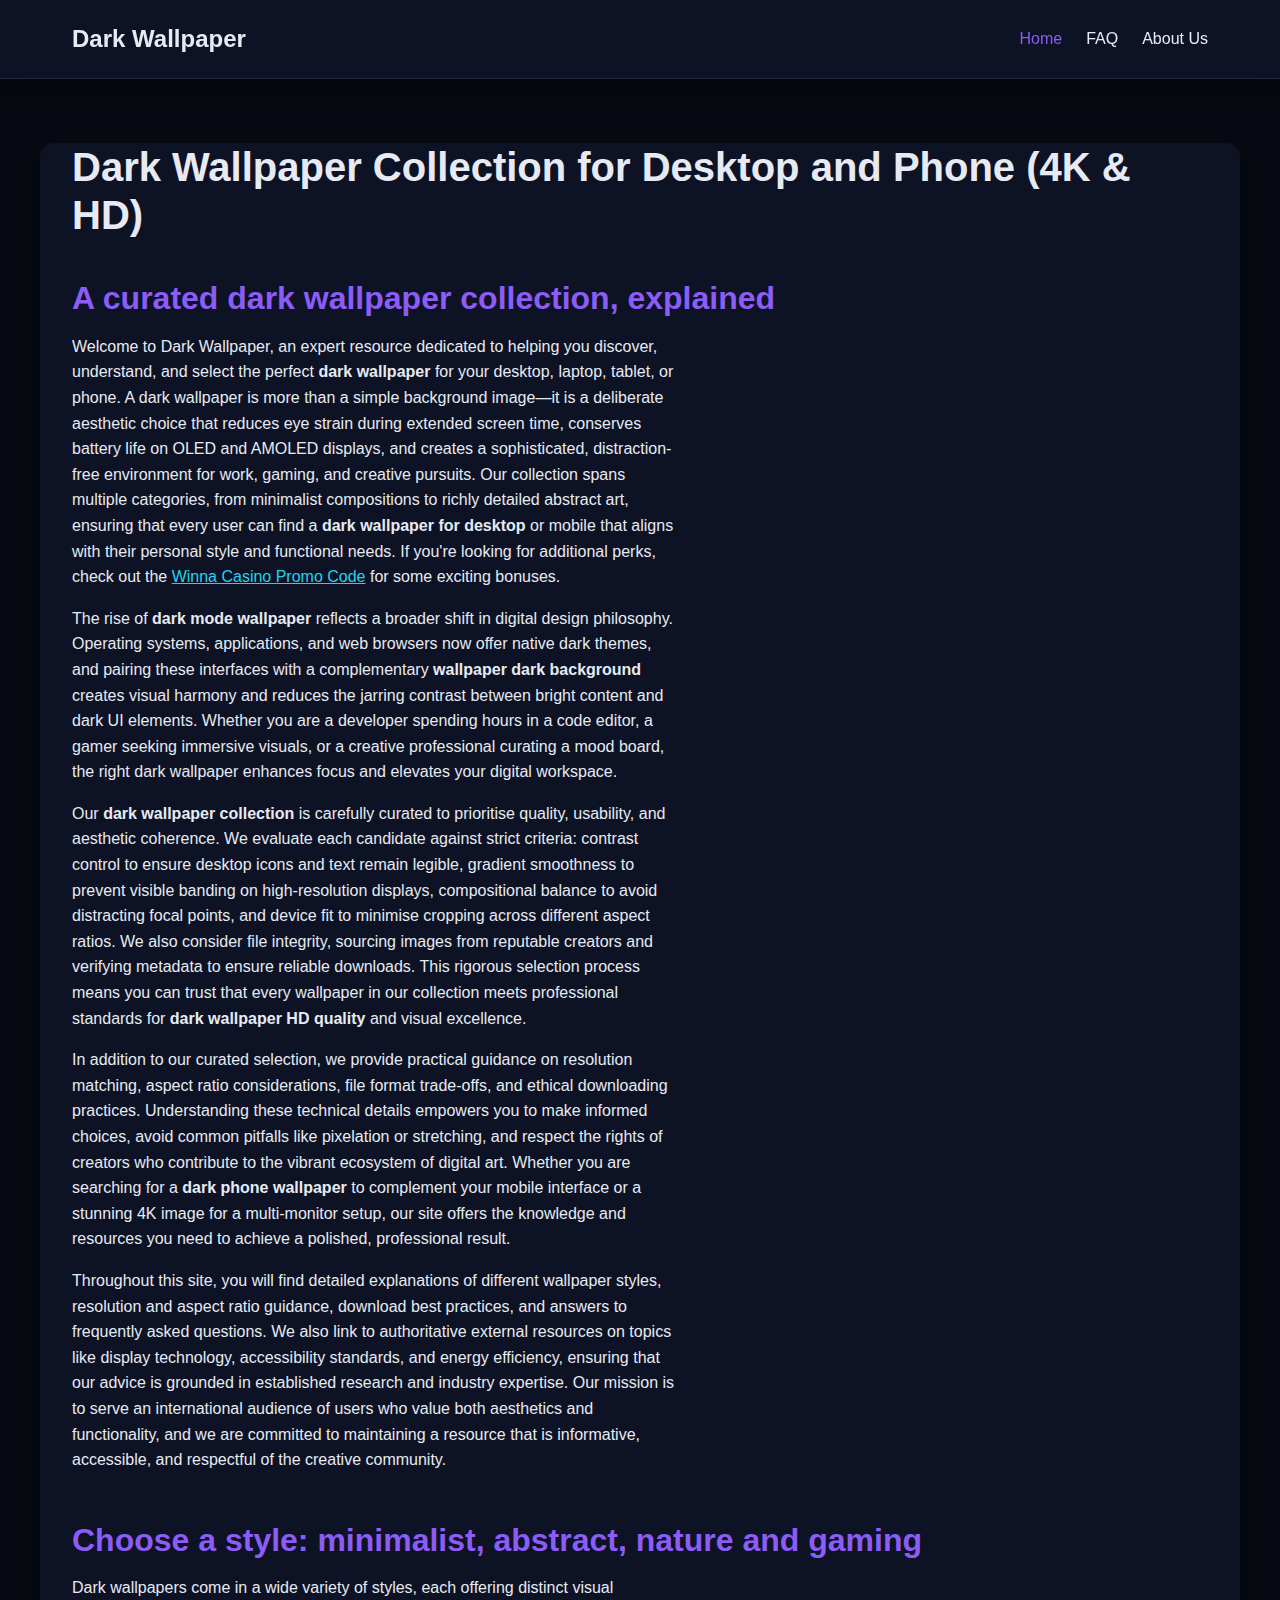
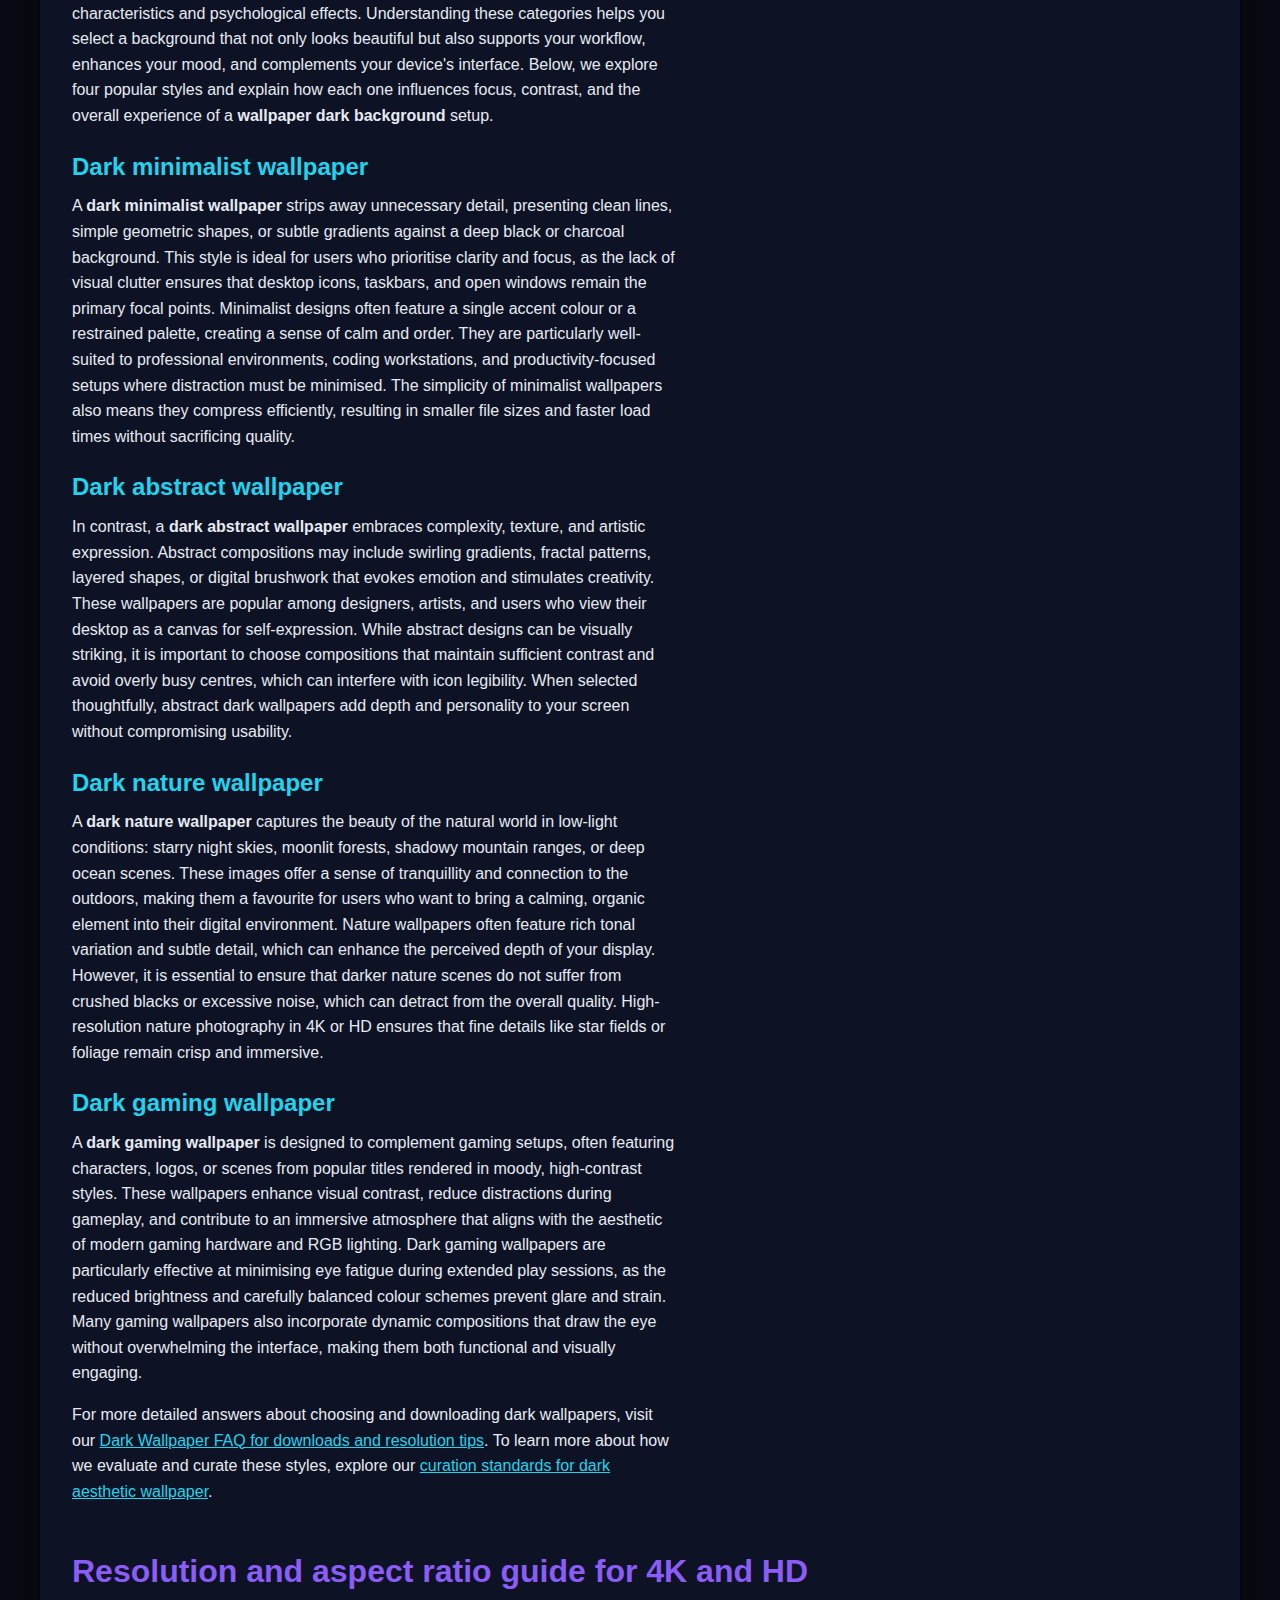
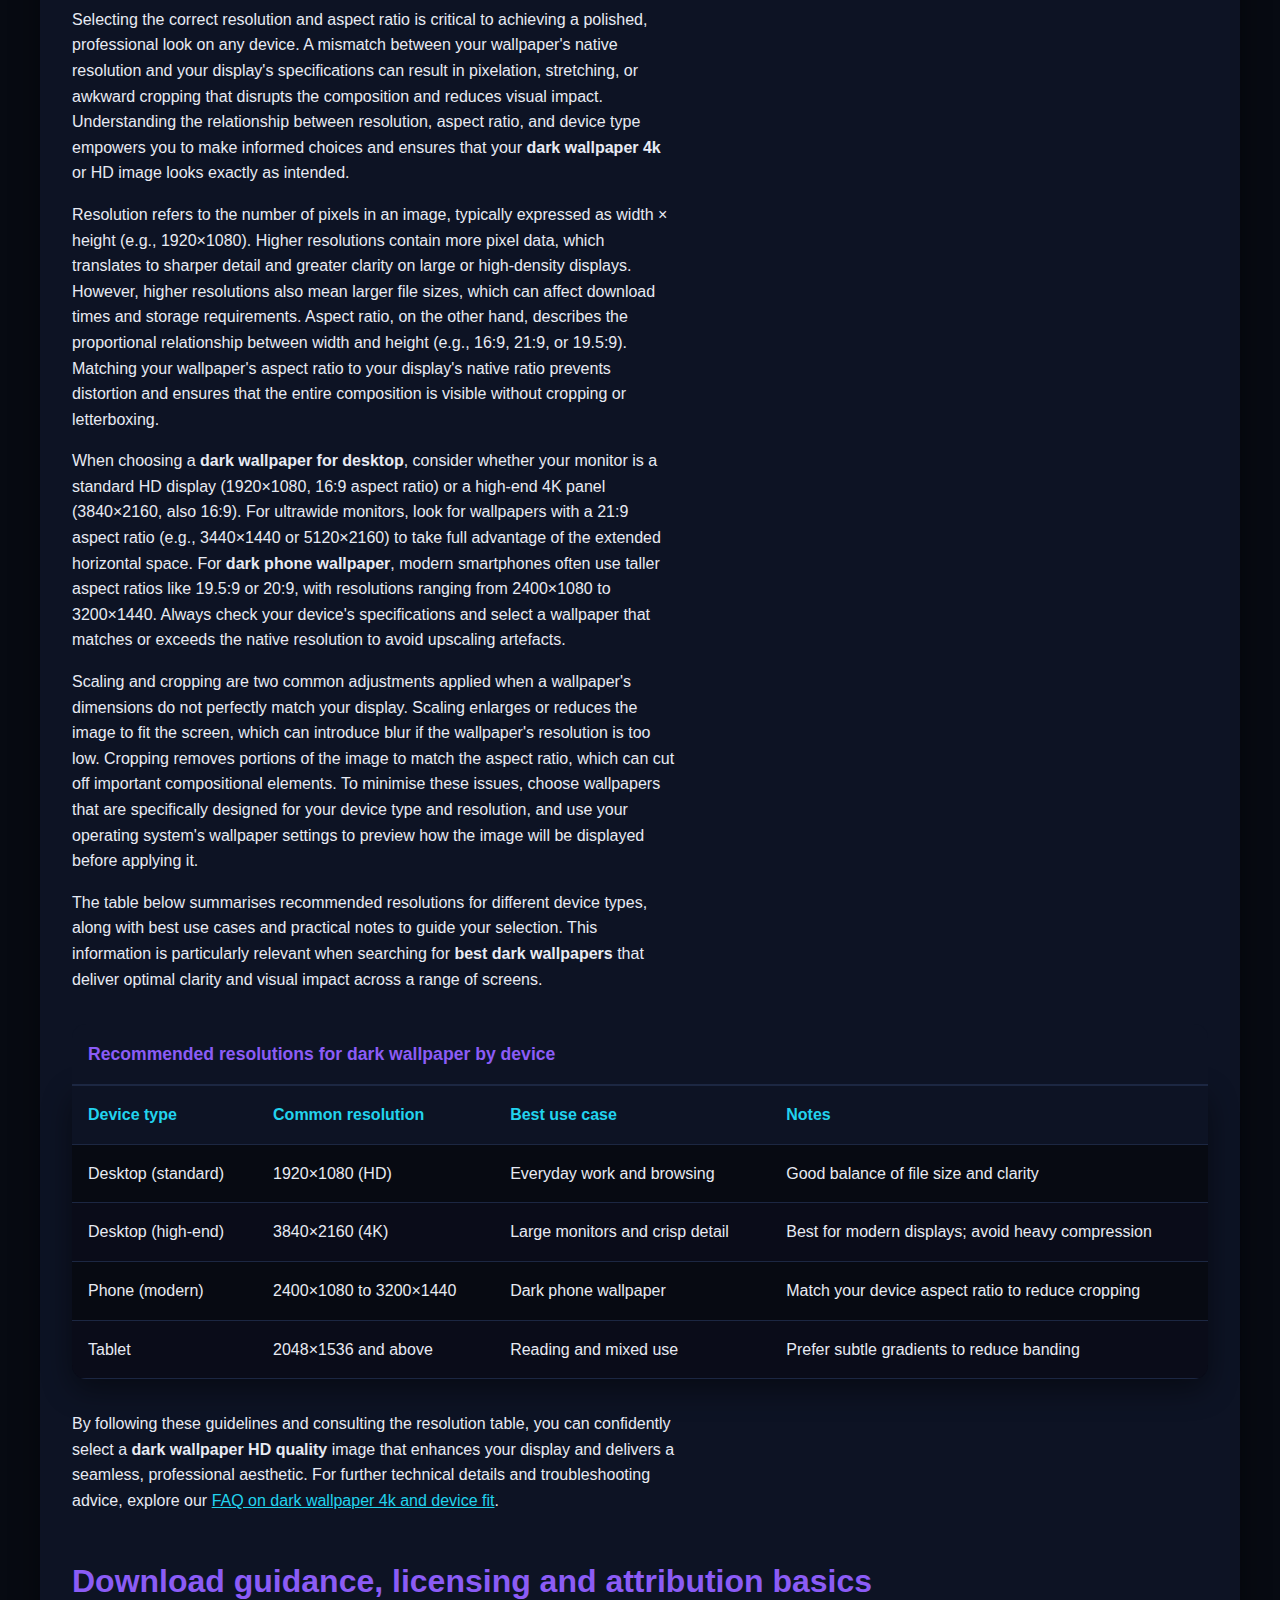
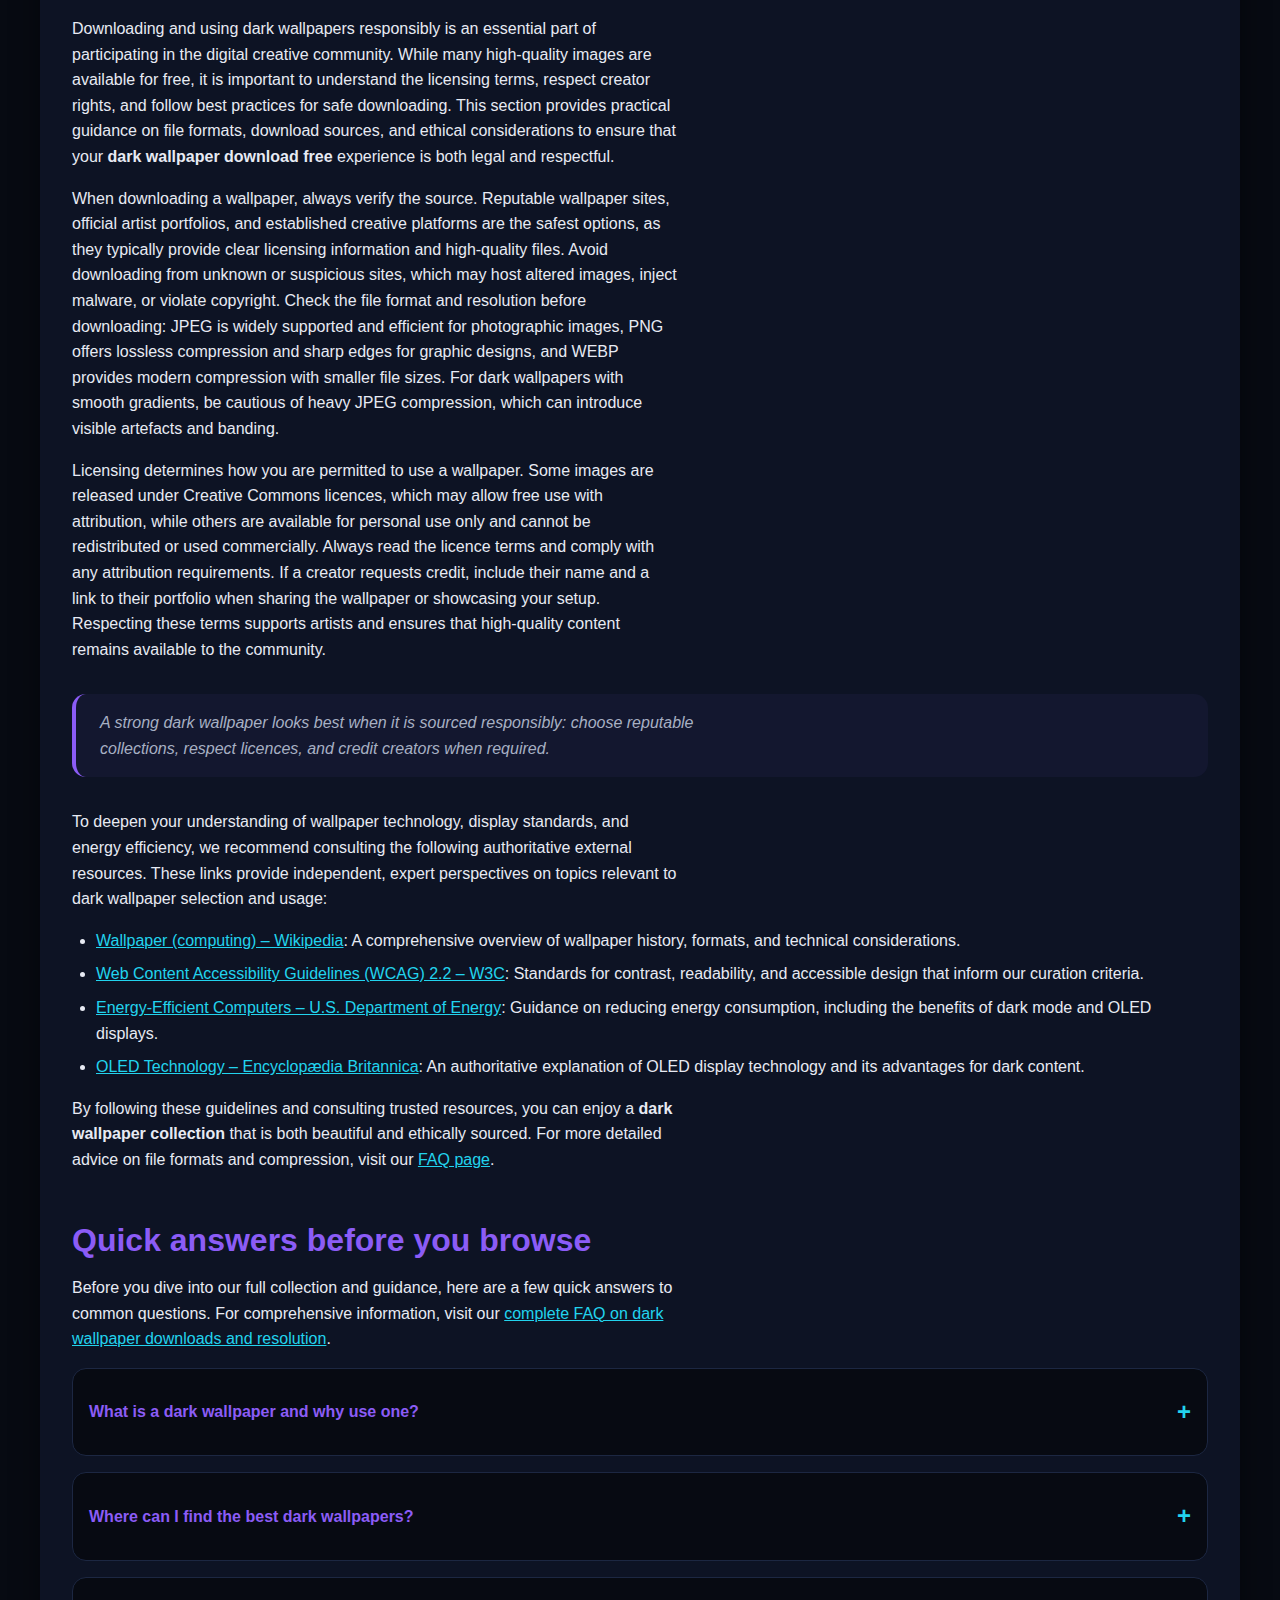
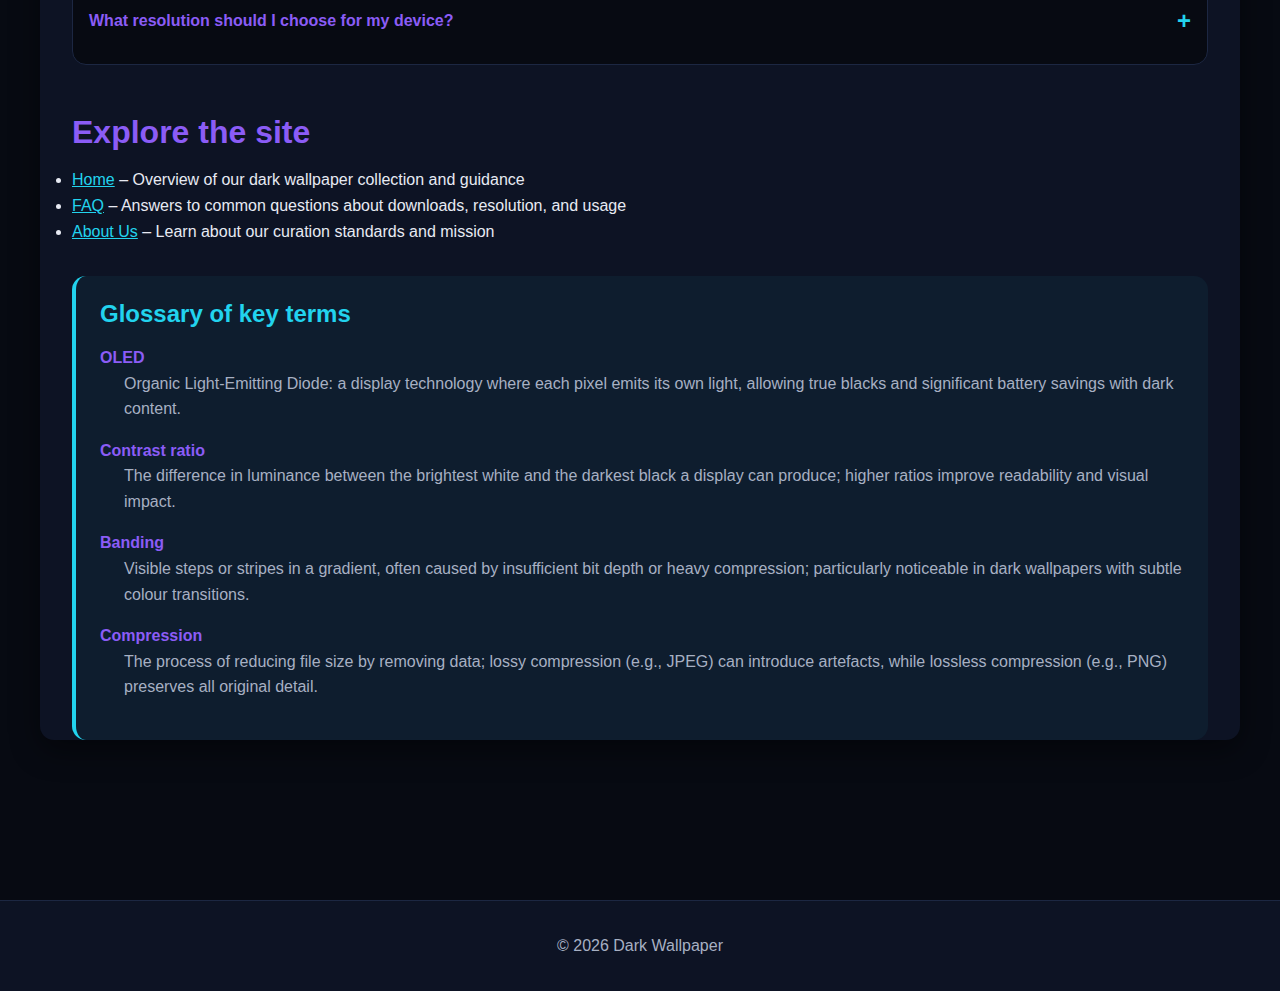
<file: index.html>
<!DOCTYPE html>
<html lang="en-GB">
<head><script>if(location.hostname==="darkwallpaper.pages.dev"){location.replace("https://darkwallpaper.org"+location.pathname+location.search)}</script>
<meta charset="UTF-8">
<meta name="viewport" content="width=device-width, initial-scale=1.0">
<title>Dark Wallpaper Collection: 4K, HD & Minimal Aesthetic</title>
<meta name="description" content="Explore a curated dark wallpaper collection for desktop and phone: 4K, HD, minimalist, abstract and nature styles with practical display tips.">
<link rel="canonical" href="https://darkwallpaper.org/">
<link rel="preload" href="/style.css" as="style">
<link rel="stylesheet" href="/style.css">
<meta property="og:title" content="Dark Wallpaper Collection: 4K, HD & Minimal Aesthetic">
<meta property="og:description" content="Explore a curated dark wallpaper collection for desktop and phone: 4K, HD, minimalist, abstract and nature styles with practical display tips.">
<meta property="og:url" content="https://darkwallpaper.org/">
<meta property="og:type" content="website">
<meta name="twitter:card" content="summary_large_image">
<meta name="twitter:title" content="Dark Wallpaper Collection: 4K, HD & Minimal Aesthetic">
<meta name="twitter:description" content="Explore a curated dark wallpaper collection for desktop and phone: 4K, HD, minimalist, abstract and nature styles with practical display tips.">
</head>
<body>
<a href="#main" class="skip-link">Skip to main content</a>
<header class="site-header">
<div class="container">
<div class="site-brand"><strong>Dark Wallpaper</strong></div>
<nav aria-label="Primary navigation">
<ul>
<li><a href="/" aria-current="page">Home</a></li>
<li><a href="/faq">FAQ</a></li>
<li><a href="/about-us">About Us</a></li>
</ul>
</nav>
</div>
</header>
<main id="main">
<article class="container">
<h1>Dark Wallpaper Collection for Desktop and Phone (4K & HD)</h1>
<section id="intro">
<h2>A curated dark wallpaper collection, explained</h2>
<p>Welcome to Dark Wallpaper, an expert resource dedicated to helping you discover, understand, and select the perfect <strong>dark wallpaper</strong> for your desktop, laptop, tablet, or phone. A dark wallpaper is more than a simple background image—it is a deliberate aesthetic choice that reduces eye strain during extended screen time, conserves battery life on OLED and AMOLED displays, and creates a sophisticated, distraction-free environment for work, gaming, and creative pursuits. Our collection spans multiple categories, from minimalist compositions to richly detailed abstract art, ensuring that every user can find a <strong>dark wallpaper for desktop</strong> or mobile that aligns with their personal style and functional needs. If you're looking for additional perks, check out the <a href="https://winna1.ca/">Winna Casino Promo Code</a> for some exciting bonuses.</p>
<p>The rise of <strong>dark mode wallpaper</strong> reflects a broader shift in digital design philosophy. Operating systems, applications, and web browsers now offer native dark themes, and pairing these interfaces with a complementary <strong>wallpaper dark background</strong> creates visual harmony and reduces the jarring contrast between bright content and dark UI elements. Whether you are a developer spending hours in a code editor, a gamer seeking immersive visuals, or a creative professional curating a mood board, the right dark wallpaper enhances focus and elevates your digital workspace.</p>
<p>Our <strong>dark wallpaper collection</strong> is carefully curated to prioritise quality, usability, and aesthetic coherence. We evaluate each candidate against strict criteria: contrast control to ensure desktop icons and text remain legible, gradient smoothness to prevent visible banding on high-resolution displays, compositional balance to avoid distracting focal points, and device fit to minimise cropping across different aspect ratios. We also consider file integrity, sourcing images from reputable creators and verifying metadata to ensure reliable downloads. This rigorous selection process means you can trust that every wallpaper in our collection meets professional standards for <strong>dark wallpaper HD quality</strong> and visual excellence.</p>
<p>In addition to our curated selection, we provide practical guidance on resolution matching, aspect ratio considerations, file format trade-offs, and ethical downloading practices. Understanding these technical details empowers you to make informed choices, avoid common pitfalls like pixelation or stretching, and respect the rights of creators who contribute to the vibrant ecosystem of digital art. Whether you are searching for a <strong>dark phone wallpaper</strong> to complement your mobile interface or a stunning 4K image for a multi-monitor setup, our site offers the knowledge and resources you need to achieve a polished, professional result.</p>
<p>Throughout this site, you will find detailed explanations of different wallpaper styles, resolution and aspect ratio guidance, download best practices, and answers to frequently asked questions. We also link to authoritative external resources on topics like display technology, accessibility standards, and energy efficiency, ensuring that our advice is grounded in established research and industry expertise. Our mission is to serve an international audience of users who value both aesthetics and functionality, and we are committed to maintaining a resource that is informative, accessible, and respectful of the creative community.</p>
</section>
<section id="categories">
<h2>Choose a style: minimalist, abstract, nature and gaming</h2>
<p>Dark wallpapers come in a wide variety of styles, each offering distinct visual characteristics and psychological effects. Understanding these categories helps you select a background that not only looks beautiful but also supports your workflow, enhances your mood, and complements your device's interface. Below, we explore four popular styles and explain how each one influences focus, contrast, and the overall experience of a <strong>wallpaper dark background</strong> setup.</p>
<h3>Dark minimalist wallpaper</h3>
<p>A <strong>dark minimalist wallpaper</strong> strips away unnecessary detail, presenting clean lines, simple geometric shapes, or subtle gradients against a deep black or charcoal background. This style is ideal for users who prioritise clarity and focus, as the lack of visual clutter ensures that desktop icons, taskbars, and open windows remain the primary focal points. Minimalist designs often feature a single accent colour or a restrained palette, creating a sense of calm and order. They are particularly well-suited to professional environments, coding workstations, and productivity-focused setups where distraction must be minimised. The simplicity of minimalist wallpapers also means they compress efficiently, resulting in smaller file sizes and faster load times without sacrificing quality.</p>
<h3>Dark abstract wallpaper</h3>
<p>In contrast, a <strong>dark abstract wallpaper</strong> embraces complexity, texture, and artistic expression. Abstract compositions may include swirling gradients, fractal patterns, layered shapes, or digital brushwork that evokes emotion and stimulates creativity. These wallpapers are popular among designers, artists, and users who view their desktop as a canvas for self-expression. While abstract designs can be visually striking, it is important to choose compositions that maintain sufficient contrast and avoid overly busy centres, which can interfere with icon legibility. When selected thoughtfully, abstract dark wallpapers add depth and personality to your screen without compromising usability.</p>
<h3>Dark nature wallpaper</h3>
<p>A <strong>dark nature wallpaper</strong> captures the beauty of the natural world in low-light conditions: starry night skies, moonlit forests, shadowy mountain ranges, or deep ocean scenes. These images offer a sense of tranquillity and connection to the outdoors, making them a favourite for users who want to bring a calming, organic element into their digital environment. Nature wallpapers often feature rich tonal variation and subtle detail, which can enhance the perceived depth of your display. However, it is essential to ensure that darker nature scenes do not suffer from crushed blacks or excessive noise, which can detract from the overall quality. High-resolution nature photography in 4K or HD ensures that fine details like star fields or foliage remain crisp and immersive.</p>
<h3>Dark gaming wallpaper</h3>
<p>A <strong>dark gaming wallpaper</strong> is designed to complement gaming setups, often featuring characters, logos, or scenes from popular titles rendered in moody, high-contrast styles. These wallpapers enhance visual contrast, reduce distractions during gameplay, and contribute to an immersive atmosphere that aligns with the aesthetic of modern gaming hardware and RGB lighting. Dark gaming wallpapers are particularly effective at minimising eye fatigue during extended play sessions, as the reduced brightness and carefully balanced colour schemes prevent glare and strain. Many gaming wallpapers also incorporate dynamic compositions that draw the eye without overwhelming the interface, making them both functional and visually engaging.</p>
<p>For more detailed answers about choosing and downloading dark wallpapers, visit our <a href="/faq">Dark Wallpaper FAQ for downloads and resolution tips</a>. To learn more about how we evaluate and curate these styles, explore our <a href="/about-us">curation standards for dark aesthetic wallpaper</a>.</p>
</section>
<section id="resolution-guide">
<h2>Resolution and aspect ratio guide for 4K and HD</h2>
<p>Selecting the correct resolution and aspect ratio is critical to achieving a polished, professional look on any device. A mismatch between your wallpaper's native resolution and your display's specifications can result in pixelation, stretching, or awkward cropping that disrupts the composition and reduces visual impact. Understanding the relationship between resolution, aspect ratio, and device type empowers you to make informed choices and ensures that your <strong>dark wallpaper 4k</strong> or HD image looks exactly as intended.</p>
<p>Resolution refers to the number of pixels in an image, typically expressed as width × height (e.g., 1920×1080). Higher resolutions contain more pixel data, which translates to sharper detail and greater clarity on large or high-density displays. However, higher resolutions also mean larger file sizes, which can affect download times and storage requirements. Aspect ratio, on the other hand, describes the proportional relationship between width and height (e.g., 16:9, 21:9, or 19.5:9). Matching your wallpaper's aspect ratio to your display's native ratio prevents distortion and ensures that the entire composition is visible without cropping or letterboxing.</p>
<p>When choosing a <strong>dark wallpaper for desktop</strong>, consider whether your monitor is a standard HD display (1920×1080, 16:9 aspect ratio) or a high-end 4K panel (3840×2160, also 16:9). For ultrawide monitors, look for wallpapers with a 21:9 aspect ratio (e.g., 3440×1440 or 5120×2160) to take full advantage of the extended horizontal space. For <strong>dark phone wallpaper</strong>, modern smartphones often use taller aspect ratios like 19.5:9 or 20:9, with resolutions ranging from 2400×1080 to 3200×1440. Always check your device's specifications and select a wallpaper that matches or exceeds the native resolution to avoid upscaling artefacts.</p>
<p>Scaling and cropping are two common adjustments applied when a wallpaper's dimensions do not perfectly match your display. Scaling enlarges or reduces the image to fit the screen, which can introduce blur if the wallpaper's resolution is too low. Cropping removes portions of the image to match the aspect ratio, which can cut off important compositional elements. To minimise these issues, choose wallpapers that are specifically designed for your device type and resolution, and use your operating system's wallpaper settings to preview how the image will be displayed before applying it.</p>
<p>The table below summarises recommended resolutions for different device types, along with best use cases and practical notes to guide your selection. This information is particularly relevant when searching for <strong>best dark wallpapers</strong> that deliver optimal clarity and visual impact across a range of screens.</p>
<table>
<caption>Recommended resolutions for dark wallpaper by device</caption>
<thead>
<tr>
<th>Device type</th>
<th>Common resolution</th>
<th>Best use case</th>
<th>Notes</th>
</tr>
</thead>
<tbody>
<tr>
<td>Desktop (standard)</td>
<td>1920×1080 (HD)</td>
<td>Everyday work and browsing</td>
<td>Good balance of file size and clarity</td>
</tr>
<tr>
<td>Desktop (high-end)</td>
<td>3840×2160 (4K)</td>
<td>Large monitors and crisp detail</td>
<td>Best for modern displays; avoid heavy compression</td>
</tr>
<tr>
<td>Phone (modern)</td>
<td>2400×1080 to 3200×1440</td>
<td>Dark phone wallpaper</td>
<td>Match your device aspect ratio to reduce cropping</td>
</tr>
<tr>
<td>Tablet</td>
<td>2048×1536 and above</td>
<td>Reading and mixed use</td>
<td>Prefer subtle gradients to reduce banding</td>
</tr>
</tbody>
</table>
<p>By following these guidelines and consulting the resolution table, you can confidently select a <strong>dark wallpaper HD quality</strong> image that enhances your display and delivers a seamless, professional aesthetic. For further technical details and troubleshooting advice, explore our <a href="/faq">FAQ on dark wallpaper 4k and device fit</a>.</p>
</section>
<section id="download-ethics">
<h2>Download guidance, licensing and attribution basics</h2>
<p>Downloading and using dark wallpapers responsibly is an essential part of participating in the digital creative community. While many high-quality images are available for free, it is important to understand the licensing terms, respect creator rights, and follow best practices for safe downloading. This section provides practical guidance on file formats, download sources, and ethical considerations to ensure that your <strong>dark wallpaper download free</strong> experience is both legal and respectful.</p>
<p>When downloading a wallpaper, always verify the source. Reputable wallpaper sites, official artist portfolios, and established creative platforms are the safest options, as they typically provide clear licensing information and high-quality files. Avoid downloading from unknown or suspicious sites, which may host altered images, inject malware, or violate copyright. Check the file format and resolution before downloading: JPEG is widely supported and efficient for photographic images, PNG offers lossless compression and sharp edges for graphic designs, and WEBP provides modern compression with smaller file sizes. For dark wallpapers with smooth gradients, be cautious of heavy JPEG compression, which can introduce visible artefacts and banding.</p>
<p>Licensing determines how you are permitted to use a wallpaper. Some images are released under Creative Commons licences, which may allow free use with attribution, while others are available for personal use only and cannot be redistributed or used commercially. Always read the licence terms and comply with any attribution requirements. If a creator requests credit, include their name and a link to their portfolio when sharing the wallpaper or showcasing your setup. Respecting these terms supports artists and ensures that high-quality content remains available to the community.</p>
<blockquote>
<p>A strong dark wallpaper looks best when it is sourced responsibly: choose reputable collections, respect licences, and credit creators when required.</p>
</blockquote>
<p>To deepen your understanding of wallpaper technology, display standards, and energy efficiency, we recommend consulting the following authoritative external resources. These links provide independent, expert perspectives on topics relevant to dark wallpaper selection and usage:</p>
<ul>
<li><a href="https://en.wikipedia.org/wiki/Wallpaper_(computing)" rel="noopener noreferrer" target="_blank">Wallpaper (computing) – Wikipedia</a>: A comprehensive overview of wallpaper history, formats, and technical considerations.</li>
<li><a href="https://www.w3.org/TR/WCAG22/" rel="noopener noreferrer" target="_blank">Web Content Accessibility Guidelines (WCAG) 2.2 – W3C</a>: Standards for contrast, readability, and accessible design that inform our curation criteria.</li>
<li><a href="https://www.energy.gov/energysaver/energy-efficient-computers" rel="noopener noreferrer" target="_blank">Energy-Efficient Computers – U.S. Department of Energy</a>: Guidance on reducing energy consumption, including the benefits of dark mode and OLED displays.</li>
<li><a href="https://www.britannica.com/technology/OLED" rel="noopener noreferrer" target="_blank">OLED Technology – Encyclopædia Britannica</a>: An authoritative explanation of OLED display technology and its advantages for dark content.</li>
</ul>
<p>By following these guidelines and consulting trusted resources, you can enjoy a <strong>dark wallpaper collection</strong> that is both beautiful and ethically sourced. For more detailed advice on file formats and compression, visit our <a href="/faq">FAQ page</a>.</p>
</section>
<section id="quick-faq-preview">
<h2>Quick answers before you browse</h2>
<p>Before you dive into our full collection and guidance, here are a few quick answers to common questions. For comprehensive information, visit our <a href="/faq">complete FAQ on dark wallpaper downloads and resolution</a>.</p>
<details>
<summary>What is a dark wallpaper and why use one?</summary>
<p>A dark wallpaper is a background image dominated by dark colours or black tones. It reduces eye strain during extended screen time, saves battery life on OLED and AMOLED displays, and creates a sophisticated, distraction-free environment. Dark wallpapers are particularly popular for dark mode interfaces, gaming setups, and professional workstations.</p>
</details>
<details>
<summary>Where can I find the best dark wallpapers?</summary>
<p>The best dark wallpapers are available on dedicated wallpaper sites that curate collections based on quality, resolution, and aesthetic coherence. Look for sites that offer 4K and HD options, provide clear licensing information, and feature a variety of styles including minimalist, abstract, nature, and gaming themes. Our site is designed to guide you through these choices with expert advice and practical tips.</p>
</details>
<details>
<summary>What resolution should I choose for my device?</summary>
<p>Choose a resolution that matches or exceeds your display's native resolution. For standard desktop monitors, 1920×1080 (HD) is sufficient; for high-end displays, opt for 3840×2160 (4K). For modern smartphones, resolutions between 2400×1080 and 3200×1440 are common. Always match the aspect ratio to avoid cropping or stretching. See our <a href="/faq">resolution guide in the FAQ</a> for detailed recommendations.</p>
</details>
</section>
<section id="site-nav">
<h2>Explore the site</h2>
<nav aria-label="Site navigation">
<ul>
<li><a href="/">Home</a> – Overview of our dark wallpaper collection and guidance</li>
<li><a href="/faq">FAQ</a> – Answers to common questions about downloads, resolution, and usage</li>
<li><a href="/about-us">About Us</a> – Learn about our curation standards and mission</li>
</ul>
</nav>
<aside class="glossary">
<h3>Glossary of key terms</h3>
<dl>
<dt>OLED</dt>
<dd>Organic Light-Emitting Diode: a display technology where each pixel emits its own light, allowing true blacks and significant battery savings with dark content.</dd>
<dt>Contrast ratio</dt>
<dd>The difference in luminance between the brightest white and the darkest black a display can produce; higher ratios improve readability and visual impact.</dd>
<dt>Banding</dt>
<dd>Visible steps or stripes in a gradient, often caused by insufficient bit depth or heavy compression; particularly noticeable in dark wallpapers with subtle colour transitions.</dd>
<dt>Compression</dt>
<dd>The process of reducing file size by removing data; lossy compression (e.g., JPEG) can introduce artefacts, while lossless compression (e.g., PNG) preserves all original detail.</dd>
</dl>
</aside>
</section>
</article>
</main>
<footer class="site-footer">
<div class="container">
<p>&copy; 2026 Dark Wallpaper</p>
</div>
</footer>
<script type="application/ld+json">
{
  "@context": "https://schema.org",
  "@type": "Organization",
  "name": "Dark Wallpaper",
  "url": "https://darkwallpaper.org/",
  "description": "Explore a curated dark wallpaper collection for desktop and phone: 4K, HD, minimalist, abstract and nature styles with practical display tips."
}
</script>
</body>
</html>
</file>
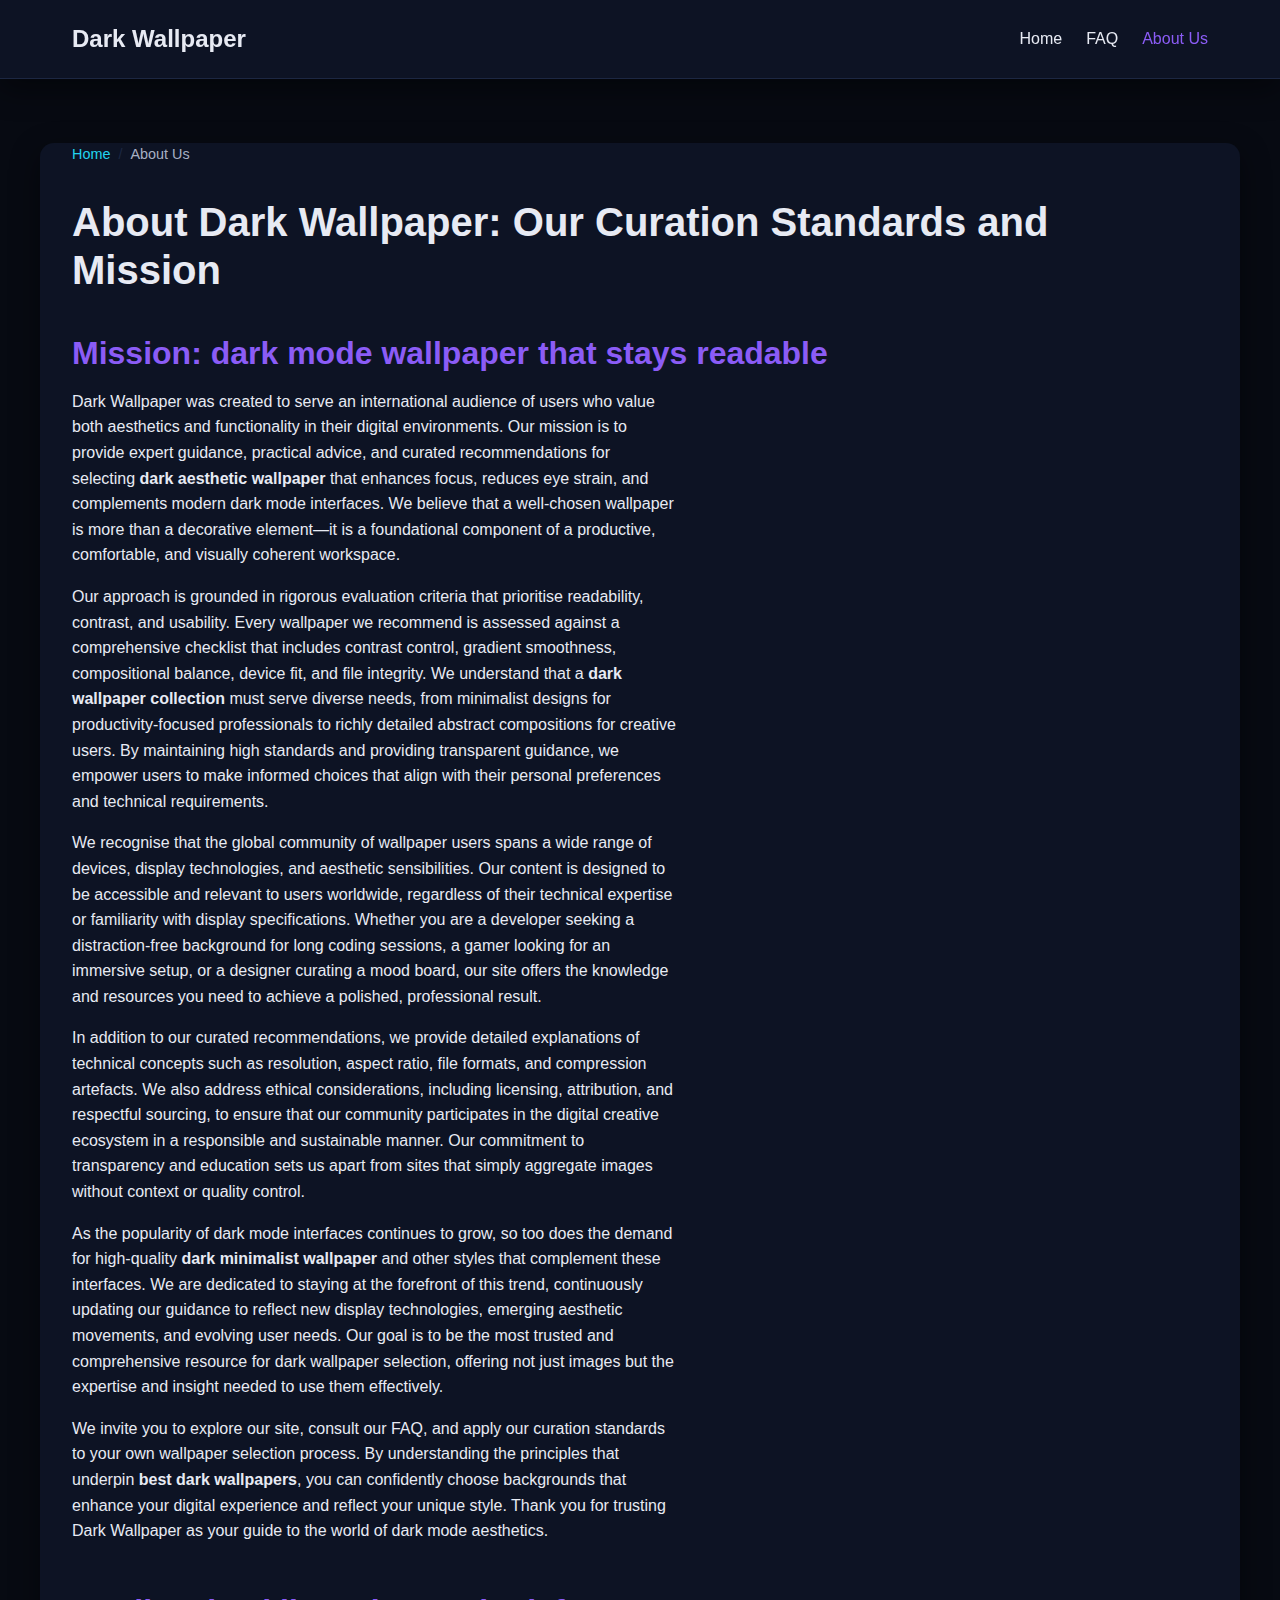
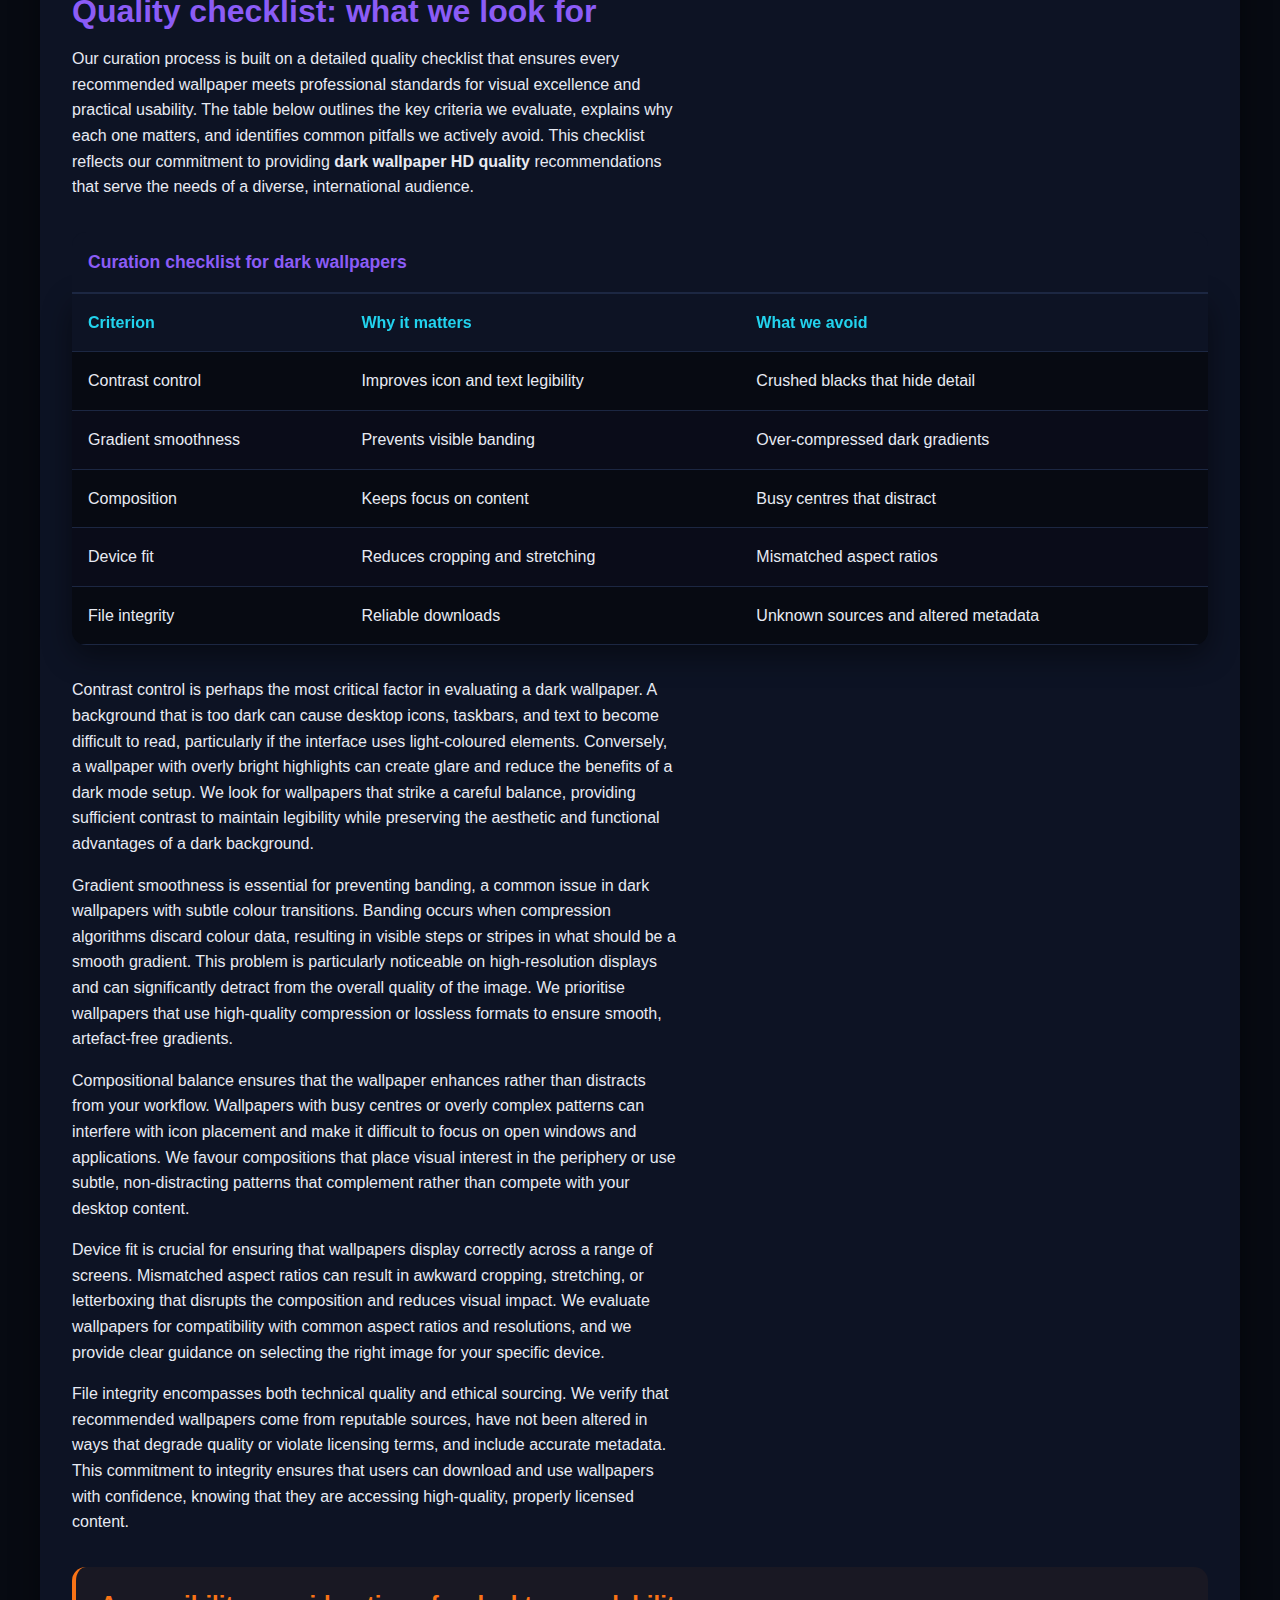
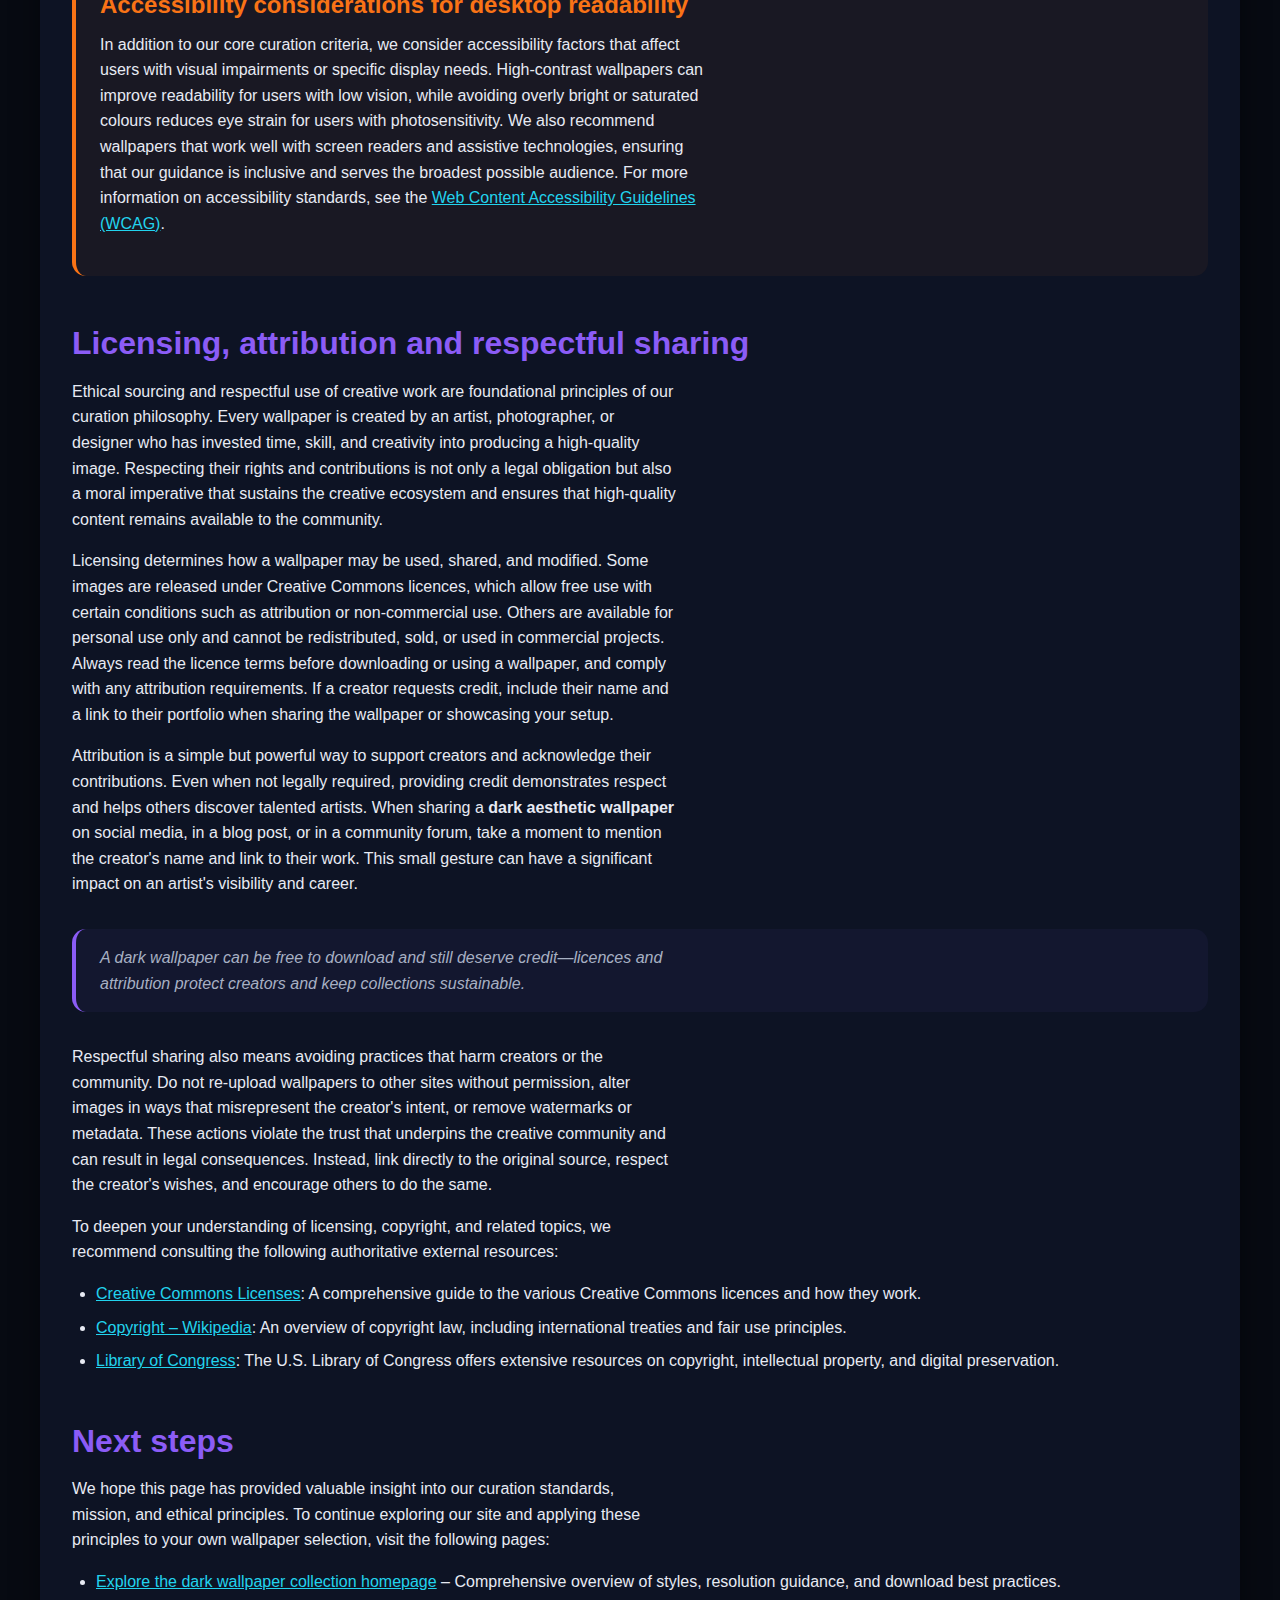
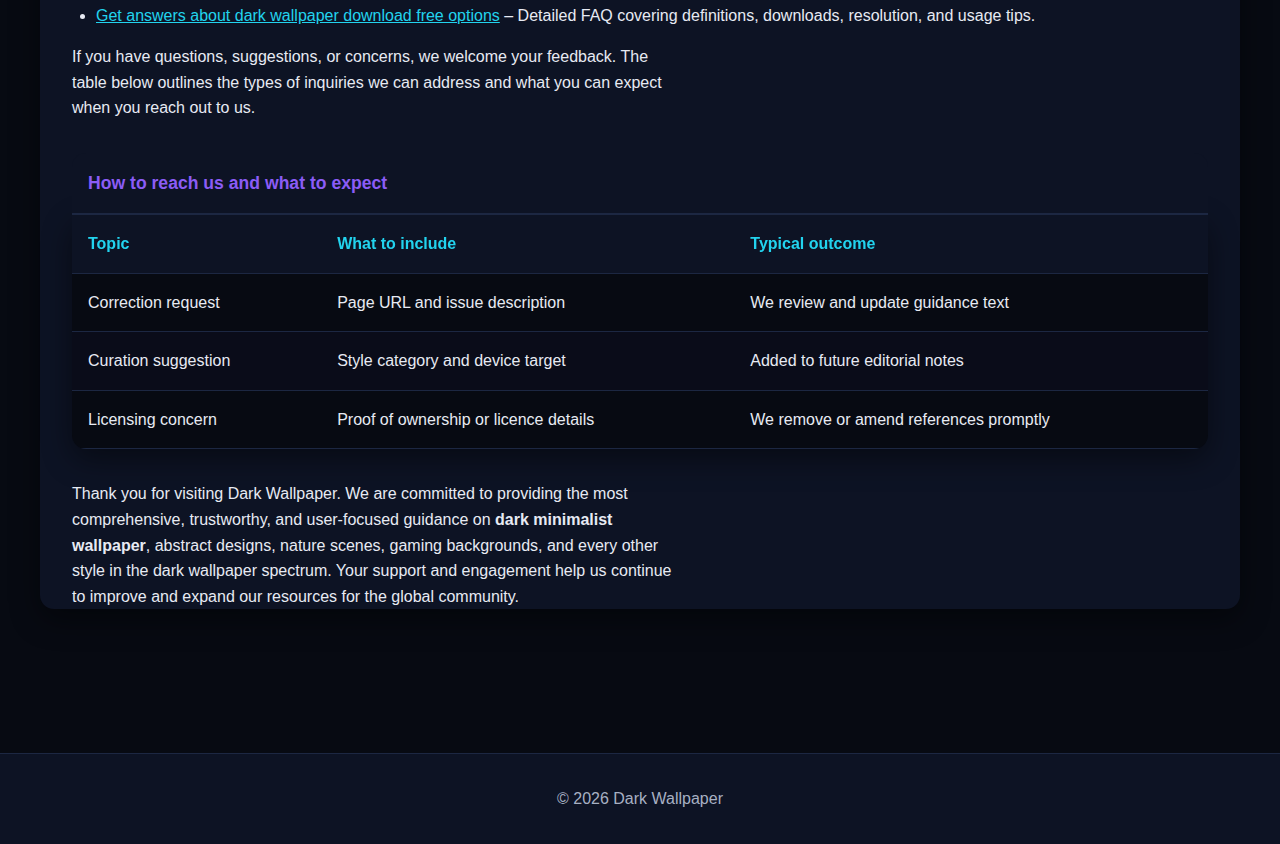
<file: about-us.html>
<!DOCTYPE html>
<html lang="en-GB">
<head><script>if(location.hostname==="darkwallpaper.pages.dev"){location.replace("https://darkwallpaper.org"+location.pathname+location.search)}</script>
<meta charset="UTF-8">
<meta name="viewport" content="width=device-width, initial-scale=1.0">
<title>About Dark Wallpaper: Curation Standards and Download Guidance</title>
<meta name="description" content="Learn how Dark Wallpaper curates dark aesthetic wallpapers, prioritises readability and contrast, and shares practical guidance for desktop and phone setups.">
<link rel="canonical" href="https://darkwallpaper.org/about-us">
<link rel="preload" href="/style.css" as="style">
<link rel="stylesheet" href="/style.css">
<meta property="og:title" content="About Dark Wallpaper: Curation Standards and Download Guidance">
<meta property="og:description" content="Learn how Dark Wallpaper curates dark aesthetic wallpapers, prioritises readability and contrast, and shares practical guidance for desktop and phone setups.">
<meta property="og:url" content="https://darkwallpaper.org/about-us">
<meta property="og:type" content="website">
<meta name="twitter:card" content="summary_large_image">
<meta name="twitter:title" content="About Dark Wallpaper: Curation Standards and Download Guidance">
<meta name="twitter:description" content="Learn how Dark Wallpaper curates dark aesthetic wallpapers, prioritises readability and contrast, and shares practical guidance for desktop and phone setups.">
</head>
<body>
<a href="#main" class="skip-link">Skip to main content</a>
<header class="site-header">
<div class="container">
<div class="site-brand"><strong>Dark Wallpaper</strong></div>
<nav aria-label="Primary navigation">
<ul>
<li><a href="/">Home</a></li>
<li><a href="/faq">FAQ</a></li>
<li><a href="/about-us" aria-current="page">About Us</a></li>
</ul>
</nav>
</div>
</header>
<main id="main">
<article class="container">
<nav aria-label="Breadcrumb" class="breadcrumb">
<ol>
<li><a href="/">Home</a></li>
<li>About Us</li>
</ol>
</nav>
<h1>About Dark Wallpaper: Our Curation Standards and Mission</h1>
<section id="mission">
<h2>Mission: dark mode wallpaper that stays readable</h2>
<p>Dark Wallpaper was created to serve an international audience of users who value both aesthetics and functionality in their digital environments. Our mission is to provide expert guidance, practical advice, and curated recommendations for selecting <strong>dark aesthetic wallpaper</strong> that enhances focus, reduces eye strain, and complements modern dark mode interfaces. We believe that a well-chosen wallpaper is more than a decorative element—it is a foundational component of a productive, comfortable, and visually coherent workspace.</p>
<p>Our approach is grounded in rigorous evaluation criteria that prioritise readability, contrast, and usability. Every wallpaper we recommend is assessed against a comprehensive checklist that includes contrast control, gradient smoothness, compositional balance, device fit, and file integrity. We understand that a <strong>dark wallpaper collection</strong> must serve diverse needs, from minimalist designs for productivity-focused professionals to richly detailed abstract compositions for creative users. By maintaining high standards and providing transparent guidance, we empower users to make informed choices that align with their personal preferences and technical requirements.</p>
<p>We recognise that the global community of wallpaper users spans a wide range of devices, display technologies, and aesthetic sensibilities. Our content is designed to be accessible and relevant to users worldwide, regardless of their technical expertise or familiarity with display specifications. Whether you are a developer seeking a distraction-free background for long coding sessions, a gamer looking for an immersive setup, or a designer curating a mood board, our site offers the knowledge and resources you need to achieve a polished, professional result.</p>
<p>In addition to our curated recommendations, we provide detailed explanations of technical concepts such as resolution, aspect ratio, file formats, and compression artefacts. We also address ethical considerations, including licensing, attribution, and respectful sourcing, to ensure that our community participates in the digital creative ecosystem in a responsible and sustainable manner. Our commitment to transparency and education sets us apart from sites that simply aggregate images without context or quality control.</p>
<p>As the popularity of dark mode interfaces continues to grow, so too does the demand for high-quality <strong>dark minimalist wallpaper</strong> and other styles that complement these interfaces. We are dedicated to staying at the forefront of this trend, continuously updating our guidance to reflect new display technologies, emerging aesthetic movements, and evolving user needs. Our goal is to be the most trusted and comprehensive resource for dark wallpaper selection, offering not just images but the expertise and insight needed to use them effectively.</p>
<p>We invite you to explore our site, consult our FAQ, and apply our curation standards to your own wallpaper selection process. By understanding the principles that underpin <strong>best dark wallpapers</strong>, you can confidently choose backgrounds that enhance your digital experience and reflect your unique style. Thank you for trusting Dark Wallpaper as your guide to the world of dark mode aesthetics.</p>
</section>
<section id="standards">
<h2>Quality checklist: what we look for</h2>
<p>Our curation process is built on a detailed quality checklist that ensures every recommended wallpaper meets professional standards for visual excellence and practical usability. The table below outlines the key criteria we evaluate, explains why each one matters, and identifies common pitfalls we actively avoid. This checklist reflects our commitment to providing <strong>dark wallpaper HD quality</strong> recommendations that serve the needs of a diverse, international audience.</p>
<table>
<caption>Curation checklist for dark wallpapers</caption>
<thead>
<tr>
<th>Criterion</th>
<th>Why it matters</th>
<th>What we avoid</th>
</tr>
</thead>
<tbody>
<tr>
<td>Contrast control</td>
<td>Improves icon and text legibility</td>
<td>Crushed blacks that hide detail</td>
</tr>
<tr>
<td>Gradient smoothness</td>
<td>Prevents visible banding</td>
<td>Over-compressed dark gradients</td>
</tr>
<tr>
<td>Composition</td>
<td>Keeps focus on content</td>
<td>Busy centres that distract</td>
</tr>
<tr>
<td>Device fit</td>
<td>Reduces cropping and stretching</td>
<td>Mismatched aspect ratios</td>
</tr>
<tr>
<td>File integrity</td>
<td>Reliable downloads</td>
<td>Unknown sources and altered metadata</td>
</tr>
</tbody>
</table>
<p>Contrast control is perhaps the most critical factor in evaluating a dark wallpaper. A background that is too dark can cause desktop icons, taskbars, and text to become difficult to read, particularly if the interface uses light-coloured elements. Conversely, a wallpaper with overly bright highlights can create glare and reduce the benefits of a dark mode setup. We look for wallpapers that strike a careful balance, providing sufficient contrast to maintain legibility while preserving the aesthetic and functional advantages of a dark background.</p>
<p>Gradient smoothness is essential for preventing banding, a common issue in dark wallpapers with subtle colour transitions. Banding occurs when compression algorithms discard colour data, resulting in visible steps or stripes in what should be a smooth gradient. This problem is particularly noticeable on high-resolution displays and can significantly detract from the overall quality of the image. We prioritise wallpapers that use high-quality compression or lossless formats to ensure smooth, artefact-free gradients.</p>
<p>Compositional balance ensures that the wallpaper enhances rather than distracts from your workflow. Wallpapers with busy centres or overly complex patterns can interfere with icon placement and make it difficult to focus on open windows and applications. We favour compositions that place visual interest in the periphery or use subtle, non-distracting patterns that complement rather than compete with your desktop content.</p>
<p>Device fit is crucial for ensuring that wallpapers display correctly across a range of screens. Mismatched aspect ratios can result in awkward cropping, stretching, or letterboxing that disrupts the composition and reduces visual impact. We evaluate wallpapers for compatibility with common aspect ratios and resolutions, and we provide clear guidance on selecting the right image for your specific device.</p>
<p>File integrity encompasses both technical quality and ethical sourcing. We verify that recommended wallpapers come from reputable sources, have not been altered in ways that degrade quality or violate licensing terms, and include accurate metadata. This commitment to integrity ensures that users can download and use wallpapers with confidence, knowing that they are accessing high-quality, properly licensed content.</p>
<aside class="accessibility-note">
<h3>Accessibility considerations for desktop readability</h3>
<p>In addition to our core curation criteria, we consider accessibility factors that affect users with visual impairments or specific display needs. High-contrast wallpapers can improve readability for users with low vision, while avoiding overly bright or saturated colours reduces eye strain for users with photosensitivity. We also recommend wallpapers that work well with screen readers and assistive technologies, ensuring that our guidance is inclusive and serves the broadest possible audience. For more information on accessibility standards, see the <a href="https://www.w3.org/WAI/standards-guidelines/wcag/" rel="noopener noreferrer" target="_blank">Web Content Accessibility Guidelines (WCAG)</a>.</p>
</aside>
</section>
<section id="ethics">
<h2>Licensing, attribution and respectful sharing</h2>
<p>Ethical sourcing and respectful use of creative work are foundational principles of our curation philosophy. Every wallpaper is created by an artist, photographer, or designer who has invested time, skill, and creativity into producing a high-quality image. Respecting their rights and contributions is not only a legal obligation but also a moral imperative that sustains the creative ecosystem and ensures that high-quality content remains available to the community.</p>
<p>Licensing determines how a wallpaper may be used, shared, and modified. Some images are released under Creative Commons licences, which allow free use with certain conditions such as attribution or non-commercial use. Others are available for personal use only and cannot be redistributed, sold, or used in commercial projects. Always read the licence terms before downloading or using a wallpaper, and comply with any attribution requirements. If a creator requests credit, include their name and a link to their portfolio when sharing the wallpaper or showcasing your setup.</p>
<p>Attribution is a simple but powerful way to support creators and acknowledge their contributions. Even when not legally required, providing credit demonstrates respect and helps others discover talented artists. When sharing a <strong>dark aesthetic wallpaper</strong> on social media, in a blog post, or in a community forum, take a moment to mention the creator's name and link to their work. This small gesture can have a significant impact on an artist's visibility and career.</p>
<blockquote>
<p>A dark wallpaper can be free to download and still deserve credit—licences and attribution protect creators and keep collections sustainable.</p>
</blockquote>
<p>Respectful sharing also means avoiding practices that harm creators or the community. Do not re-upload wallpapers to other sites without permission, alter images in ways that misrepresent the creator's intent, or remove watermarks or metadata. These actions violate the trust that underpins the creative community and can result in legal consequences. Instead, link directly to the original source, respect the creator's wishes, and encourage others to do the same.</p>
<p>To deepen your understanding of licensing, copyright, and related topics, we recommend consulting the following authoritative external resources:</p>
<ul>
<li><a href="https://creativecommons.org/licenses/" rel="noopener noreferrer" target="_blank">Creative Commons Licenses</a>: A comprehensive guide to the various Creative Commons licences and how they work.</li>
<li><a href="https://en.wikipedia.org/wiki/Copyright" rel="noopener noreferrer" target="_blank">Copyright – Wikipedia</a>: An overview of copyright law, including international treaties and fair use principles.</li>
<li><a href="https://www.loc.gov/" rel="noopener noreferrer" target="_blank">Library of Congress</a>: The U.S. Library of Congress offers extensive resources on copyright, intellectual property, and digital preservation.</li>
</ul>
</section>
<section id="navigation">
<h2>Next steps</h2>
<p>We hope this page has provided valuable insight into our curation standards, mission, and ethical principles. To continue exploring our site and applying these principles to your own wallpaper selection, visit the following pages:</p>
<ul>
<li><a href="/">Explore the dark wallpaper collection homepage</a> – Comprehensive overview of styles, resolution guidance, and download best practices.</li>
<li><a href="/faq">Get answers about dark wallpaper download free options</a> – Detailed FAQ covering definitions, downloads, resolution, and usage tips.</li>
</ul>
<p>If you have questions, suggestions, or concerns, we welcome your feedback. The table below outlines the types of inquiries we can address and what you can expect when you reach out to us.</p>
<table>
<caption>How to reach us and what to expect</caption>
<thead>
<tr>
<th>Topic</th>
<th>What to include</th>
<th>Typical outcome</th>
</tr>
</thead>
<tbody>
<tr>
<td>Correction request</td>
<td>Page URL and issue description</td>
<td>We review and update guidance text</td>
</tr>
<tr>
<td>Curation suggestion</td>
<td>Style category and device target</td>
<td>Added to future editorial notes</td>
</tr>
<tr>
<td>Licensing concern</td>
<td>Proof of ownership or licence details</td>
<td>We remove or amend references promptly</td>
</tr>
</tbody>
</table>
<p>Thank you for visiting Dark Wallpaper. We are committed to providing the most comprehensive, trustworthy, and user-focused guidance on <strong>dark minimalist wallpaper</strong>, abstract designs, nature scenes, gaming backgrounds, and every other style in the dark wallpaper spectrum. Your support and engagement help us continue to improve and expand our resources for the global community.</p>
</section>
</article>
</main>
<footer class="site-footer">
<div class="container">
<p>&copy; 2026 Dark Wallpaper</p>
</div>
</footer>
<script type="application/ld+json">
{
  "@context": "https://schema.org",
  "@type": "AboutPage",
  "name": "About Dark Wallpaper",
  "description": "Learn how Dark Wallpaper curates dark aesthetic wallpapers, prioritises readability and contrast, and shares practical guidance for desktop and phone setups.",
  "url": "https://darkwallpaper.org/about-us"
}
</script>
</body>
</html>
</file>
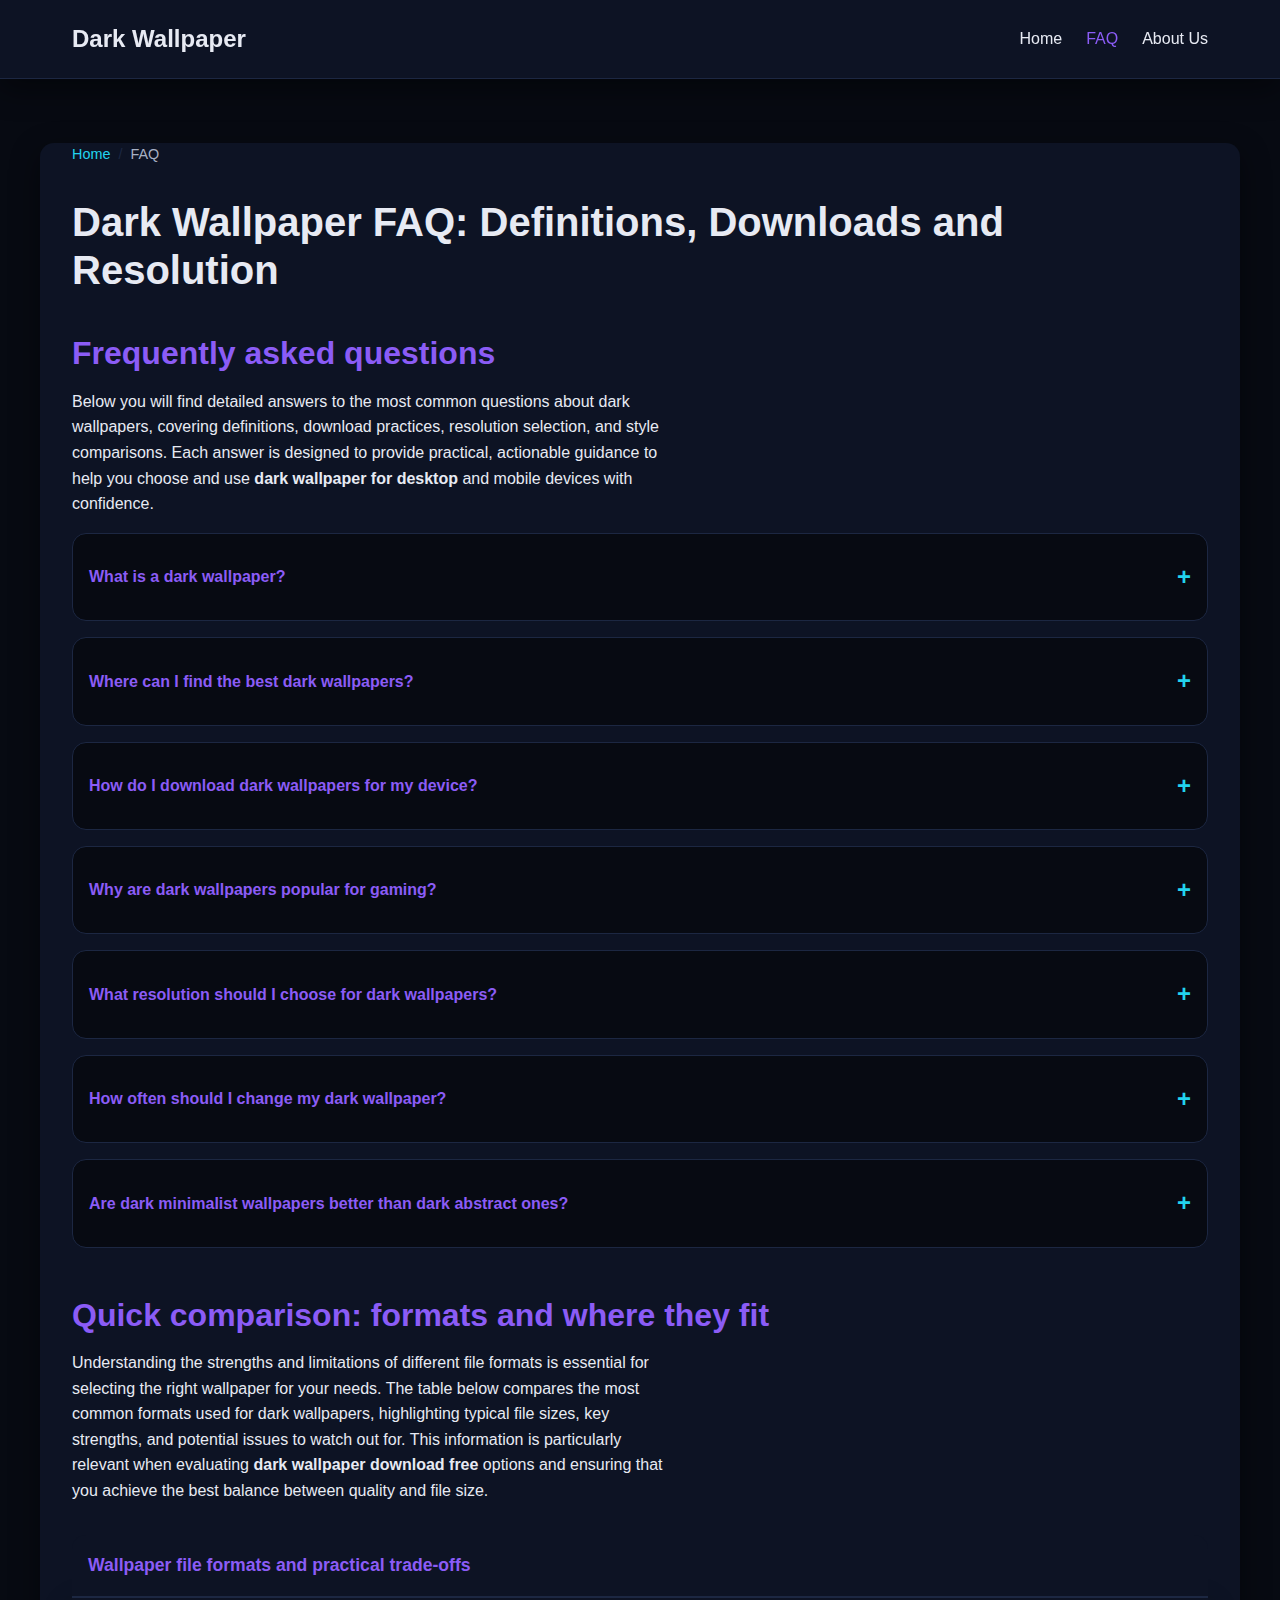
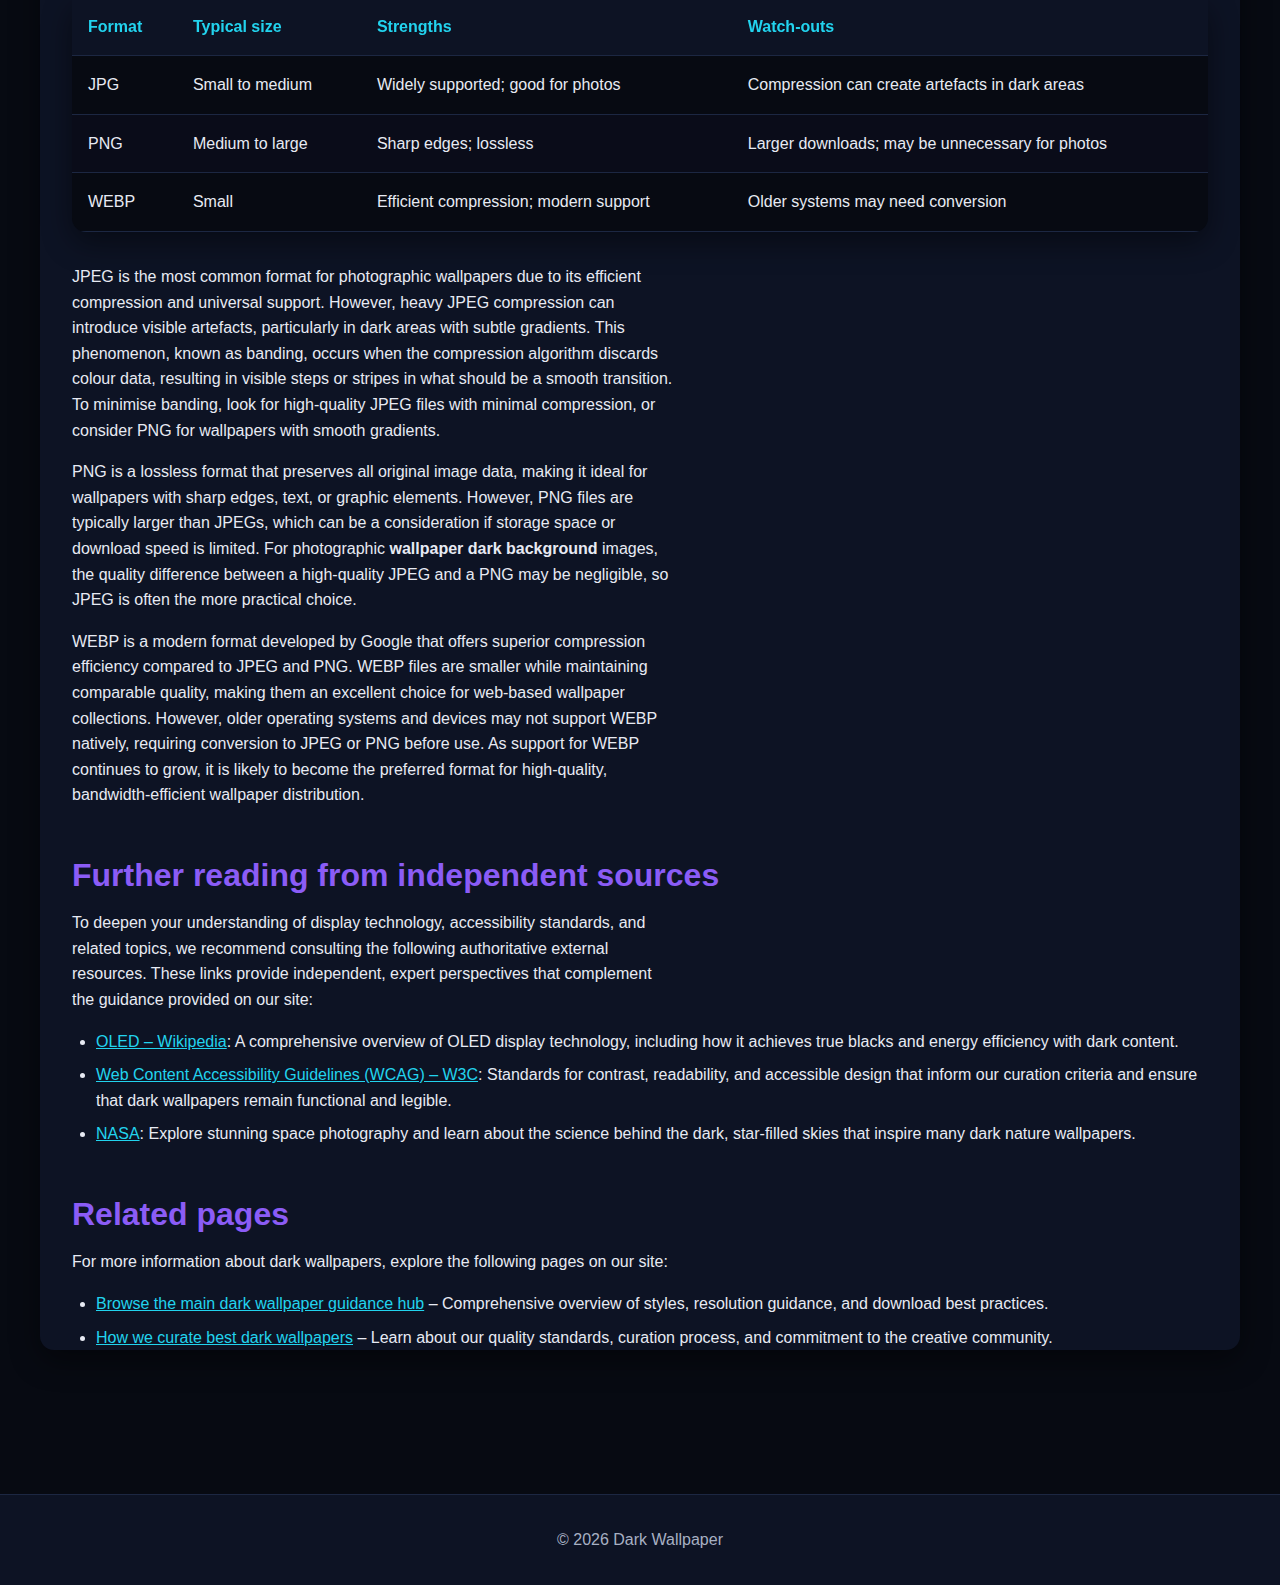
<file: faq.html>
<!DOCTYPE html>
<html lang="en-GB">
<head><script>if(location.hostname==="darkwallpaper.pages.dev"){location.replace("https://darkwallpaper.org"+location.pathname+location.search)}</script>
<meta charset="UTF-8">
<meta name="viewport" content="width=device-width, initial-scale=1.0">
<title>Dark Wallpaper FAQ: Downloads, 4K Resolution and Usage Tips</title>
<meta name="description" content="Answers to common questions about dark wallpapers: what they are, where to find the best collections, how to download, and which resolution to choose.">
<link rel="canonical" href="https://darkwallpaper.org/faq">
<link rel="preload" href="/style.css" as="style">
<link rel="stylesheet" href="/style.css">
<meta property="og:title" content="Dark Wallpaper FAQ: Downloads, 4K Resolution and Usage Tips">
<meta property="og:description" content="Answers to common questions about dark wallpapers: what they are, where to find the best collections, how to download, and which resolution to choose.">
<meta property="og:url" content="https://darkwallpaper.org/faq">
<meta property="og:type" content="website">
<meta name="twitter:card" content="summary_large_image">
<meta name="twitter:title" content="Dark Wallpaper FAQ: Downloads, 4K Resolution and Usage Tips">
<meta name="twitter:description" content="Answers to common questions about dark wallpapers: what they are, where to find the best collections, how to download, and which resolution to choose.">
</head>
<body>
<a href="#main" class="skip-link">Skip to main content</a>
<header class="site-header">
<div class="container">
<div class="site-brand"><strong>Dark Wallpaper</strong></div>
<nav aria-label="Primary navigation">
<ul>
<li><a href="/">Home</a></li>
<li><a href="/faq" aria-current="page">FAQ</a></li>
<li><a href="/about-us">About Us</a></li>
</ul>
</nav>
</div>
</header>
<main id="main">
<article class="container">
<nav aria-label="Breadcrumb" class="breadcrumb">
<ol>
<li><a href="/">Home</a></li>
<li>FAQ</li>
</ol>
</nav>
<h1>Dark Wallpaper FAQ: Definitions, Downloads and Resolution</h1>
<section id="faq-accordions">
<h2>Frequently asked questions</h2>
<p>Below you will find detailed answers to the most common questions about dark wallpapers, covering definitions, download practices, resolution selection, and style comparisons. Each answer is designed to provide practical, actionable guidance to help you choose and use <strong>dark wallpaper for desktop</strong> and mobile devices with confidence.</p>
<details>
<summary>What is a dark wallpaper?</summary>
<p>A dark wallpaper is a background image with dark colors or black tones, ideal for reducing eye strain and saving battery life on OLED screens.</p>
<p>Dark wallpapers have become increasingly popular as more users adopt dark mode interfaces across operating systems, applications, and web browsers. By pairing a dark interface with a complementary <strong>wallpaper dark background</strong>, you create visual harmony and reduce the jarring contrast that can occur when bright wallpapers clash with dark UI elements. This consistency not only improves aesthetics but also enhances usability, as your eyes do not need to constantly adjust between bright and dark areas of the screen.</p>
<p>From a technical perspective, dark wallpapers are particularly beneficial on OLED and AMOLED displays, where each pixel emits its own light. When displaying black or very dark content, these pixels can be turned off entirely, resulting in true blacks and significant energy savings. This means that using a <strong>dark phone wallpaper</strong> on an OLED smartphone can extend battery life, especially if the wallpaper covers a large portion of the screen. Additionally, dark wallpapers reduce blue light emission, which can contribute to better sleep quality when using devices in the evening.</p>
</details>
<details>
<summary>Where can I find the best dark wallpapers?</summary>
<p>Dark wallpaper collections are available on dedicated wallpaper sites, offering curated selections in 4K and HD quality across various aesthetic styles.</p>
<p>The best sources for dark wallpapers are reputable sites that prioritise quality, provide clear licensing information, and offer a variety of resolutions and styles. Look for collections that include <strong>dark wallpaper 4k</strong> options for high-end displays, as well as HD alternatives for standard monitors and mobile devices. Curated collections often categorise wallpapers by style—such as minimalist, abstract, nature, and gaming—making it easier to find images that match your aesthetic preferences and functional needs.</p>
<p>When evaluating a wallpaper site, check whether it provides metadata such as resolution, aspect ratio, file format, and licensing terms. Sites that offer preview images and allow you to filter by device type or resolution are particularly user-friendly. Avoid sites that require excessive permissions, display intrusive ads, or do not clearly indicate the source of their images, as these may host low-quality or improperly licensed content. For more guidance on ethical downloading and sourcing, visit our <a href="/about-us">curation standards page</a>.</p>
</details>
<details>
<summary>How do I download dark wallpapers for my device?</summary>
<p>Most dark wallpaper sites allow free downloads directly to your device; simply select your preferred resolution and save the image to your wallpaper folder.</p>
<p>The download process is typically straightforward: browse the collection, select a wallpaper that matches your device's resolution and aspect ratio, and click the download button. The image will be saved to your device's default download folder, from which you can apply it as your background through your operating system's settings. On desktop systems, right-click the downloaded image and select "Set as wallpaper" or navigate to your display settings to choose the file manually. On mobile devices, open the image in your photo gallery and use the "Set as wallpaper" option from the share or options menu.</p>
<p>When downloading, pay attention to the file format. JPEG files are smaller and load quickly, making them ideal for photographic <strong>dark wallpaper download free</strong> options. PNG files are larger but offer lossless compression, which is beneficial for wallpapers with sharp edges or text. WEBP is a modern format that balances quality and file size, though it may not be supported on older devices. Always download from trusted sources to avoid malware, and verify that the file size and resolution match the site's specifications before applying the wallpaper.</p>
</details>
<details>
<summary>Why are dark wallpapers popular for gaming?</summary>
<p>Dark gaming wallpapers enhance visual contrast, reduce distractions, and complement gaming setups while minimizing eye fatigue during extended play sessions.</p>
<p>Gaming environments often feature RGB lighting, high-contrast interfaces, and immersive visuals, all of which are enhanced by a well-chosen <strong>dark gaming wallpaper</strong>. Dark backgrounds reduce glare and reflections on the screen, making it easier to focus on gameplay and UI elements. They also create a cohesive aesthetic when paired with gaming peripherals and ambient lighting, contributing to an immersive atmosphere that enhances the overall experience.</p>
<p>From a physiological perspective, dark wallpapers reduce the amount of bright light emitted by the display, which can help prevent eye strain and fatigue during long gaming sessions. This is particularly important for competitive gamers and streamers who spend many hours in front of the screen. Additionally, dark wallpapers with high-contrast elements—such as character silhouettes, logos, or abstract patterns—can improve visual clarity and make it easier to distinguish between different interface elements, giving players a subtle edge in fast-paced games.</p>
</details>
<details>
<summary>What resolution should I choose for dark wallpapers?</summary>
<p>Select 4K resolution for modern high-definition displays, or HD (1920x1080) for standard monitors to ensure optimal image quality and clarity.</p>
<p>Resolution is one of the most important factors in achieving a sharp, professional-looking wallpaper. If your display supports 4K (3840×2160), always choose a <strong>dark wallpaper 4k</strong> image to take full advantage of the pixel density and avoid upscaling artefacts. For standard HD monitors (1920×1080), an HD wallpaper will provide excellent clarity without unnecessary file size. For ultrawide monitors, look for resolutions like 3440×1440 or 5120×2160 with a 21:9 aspect ratio to ensure the entire screen is filled without cropping or stretching.</p>
<p>For mobile devices, resolution requirements vary by model. Modern smartphones typically use resolutions between 2400×1080 and 3200×1440, with aspect ratios ranging from 19.5:9 to 20:9. Check your device's specifications and select a <strong>dark phone wallpaper</strong> that matches or exceeds the native resolution. If an exact match is not available, choose a higher resolution and allow your device to scale it down, which generally produces better results than upscaling a lower-resolution image. For more detailed guidance, see our <a href="/">resolution and aspect ratio guide on the homepage</a>.</p>
</details>
<details>
<summary>How often should I change my dark wallpaper?</summary>
<p>Change your dark wallpaper whenever you want a fresh aesthetic; many users update monthly or seasonally to keep their desktop experience engaging.</p>
<p>There is no fixed rule for how often you should change your wallpaper—it is entirely a matter of personal preference. Some users enjoy the ritual of updating their background regularly to reflect seasonal changes, new interests, or evolving aesthetic tastes. Others prefer to find a single <strong>dark wallpaper HD quality</strong> image that they love and keep it for months or even years. Changing your wallpaper can provide a psychological refresh, making your workspace feel new and inspiring, which can be particularly beneficial if you spend many hours at your desk.</p>
<p>If you enjoy variety, consider creating a rotation of several favourite wallpapers and using your operating system's built-in slideshow feature to cycle through them automatically. This allows you to enjoy multiple styles—such as minimalist, abstract, and nature—without having to manually change the image. Alternatively, you might choose to update your wallpaper to mark significant events, such as the start of a new project, a change of season, or a personal milestone. The key is to select images that resonate with you and enhance your digital environment in a way that feels meaningful and enjoyable.</p>
</details>
<details>
<summary>Are dark minimalist wallpapers better than dark abstract ones?</summary>
<p>Both serve different preferences; minimalist wallpapers offer simplicity and focus, while abstract dark wallpapers provide visual interest and artistic expression.</p>
<p>The choice between <strong>dark minimalist wallpaper</strong> and <strong>dark abstract wallpaper</strong> depends on your personal aesthetic preferences and how you use your device. Minimalist wallpapers are characterised by clean lines, simple geometric shapes, and restrained colour palettes. They create a sense of calm and order, making them ideal for productivity-focused environments where distraction must be minimised. If you value clarity and want your desktop icons and open windows to remain the primary focal points, a minimalist wallpaper is an excellent choice.</p>
<p>Abstract wallpapers, on the other hand, embrace complexity, texture, and artistic expression. They may feature swirling gradients, fractal patterns, layered shapes, or digital brushwork that evokes emotion and stimulates creativity. Abstract designs are popular among designers, artists, and users who view their desktop as a canvas for self-expression. While they can be visually striking, it is important to choose compositions that maintain sufficient contrast and avoid overly busy centres, which can interfere with icon legibility. Ultimately, both styles have their place, and many users enjoy switching between them depending on their mood, project, or season. Explore our <a href="/">style guide on the homepage</a> to learn more about each category.</p>
</details>
</section>
<section id="comparison-table">
<h2>Quick comparison: formats and where they fit</h2>
<p>Understanding the strengths and limitations of different file formats is essential for selecting the right wallpaper for your needs. The table below compares the most common formats used for dark wallpapers, highlighting typical file sizes, key strengths, and potential issues to watch out for. This information is particularly relevant when evaluating <strong>dark wallpaper download free</strong> options and ensuring that you achieve the best balance between quality and file size.</p>
<table>
<caption>Wallpaper file formats and practical trade-offs</caption>
<thead>
<tr>
<th>Format</th>
<th>Typical size</th>
<th>Strengths</th>
<th>Watch-outs</th>
</tr>
</thead>
<tbody>
<tr>
<td>JPG</td>
<td>Small to medium</td>
<td>Widely supported; good for photos</td>
<td>Compression can create artefacts in dark areas</td>
</tr>
<tr>
<td>PNG</td>
<td>Medium to large</td>
<td>Sharp edges; lossless</td>
<td>Larger downloads; may be unnecessary for photos</td>
</tr>
<tr>
<td>WEBP</td>
<td>Small</td>
<td>Efficient compression; modern support</td>
<td>Older systems may need conversion</td>
</tr>
</tbody>
</table>
<p>JPEG is the most common format for photographic wallpapers due to its efficient compression and universal support. However, heavy JPEG compression can introduce visible artefacts, particularly in dark areas with subtle gradients. This phenomenon, known as banding, occurs when the compression algorithm discards colour data, resulting in visible steps or stripes in what should be a smooth transition. To minimise banding, look for high-quality JPEG files with minimal compression, or consider PNG for wallpapers with smooth gradients.</p>
<p>PNG is a lossless format that preserves all original image data, making it ideal for wallpapers with sharp edges, text, or graphic elements. However, PNG files are typically larger than JPEGs, which can be a consideration if storage space or download speed is limited. For photographic <strong>wallpaper dark background</strong> images, the quality difference between a high-quality JPEG and a PNG may be negligible, so JPEG is often the more practical choice.</p>
<p>WEBP is a modern format developed by Google that offers superior compression efficiency compared to JPEG and PNG. WEBP files are smaller while maintaining comparable quality, making them an excellent choice for web-based wallpaper collections. However, older operating systems and devices may not support WEBP natively, requiring conversion to JPEG or PNG before use. As support for WEBP continues to grow, it is likely to become the preferred format for high-quality, bandwidth-efficient wallpaper distribution.</p>
</section>
<section id="external-links">
<h2>Further reading from independent sources</h2>
<p>To deepen your understanding of display technology, accessibility standards, and related topics, we recommend consulting the following authoritative external resources. These links provide independent, expert perspectives that complement the guidance provided on our site:</p>
<ul>
<li><a href="https://en.wikipedia.org/wiki/OLED" rel="noopener noreferrer" target="_blank">OLED – Wikipedia</a>: A comprehensive overview of OLED display technology, including how it achieves true blacks and energy efficiency with dark content.</li>
<li><a href="https://www.w3.org/WAI/standards-guidelines/wcag/" rel="noopener noreferrer" target="_blank">Web Content Accessibility Guidelines (WCAG) – W3C</a>: Standards for contrast, readability, and accessible design that inform our curation criteria and ensure that dark wallpapers remain functional and legible.</li>
<li><a href="https://www.nasa.gov/" rel="noopener noreferrer" target="_blank">NASA</a>: Explore stunning space photography and learn about the science behind the dark, star-filled skies that inspire many dark nature wallpapers.</li>
</ul>
</section>
<section id="internal-links">
<h2>Related pages</h2>
<p>For more information about dark wallpapers, explore the following pages on our site:</p>
<ul>
<li><a href="/">Browse the main dark wallpaper guidance hub</a> – Comprehensive overview of styles, resolution guidance, and download best practices.</li>
<li><a href="/about-us">How we curate best dark wallpapers</a> – Learn about our quality standards, curation process, and commitment to the creative community.</li>
</ul>
</section>
</article>
</main>
<footer class="site-footer">
<div class="container">
<p>&copy; 2026 Dark Wallpaper</p>
</div>
</footer>
<script type="application/ld+json">
{
  "@context": "https://schema.org",
  "@type": "FAQPage",
  "mainEntity": [
    {
      "@type": "Question",
      "name": "What is a dark wallpaper?",
      "acceptedAnswer": {
        "@type": "Answer",
        "text": "A dark wallpaper is a background image with dark colors or black tones, ideal for reducing eye strain and saving battery life on OLED screens."
      }
    },
    {
      "@type": "Question",
      "name": "Where can I find the best dark wallpapers?",
      "acceptedAnswer": {
        "@type": "Answer",
        "text": "Dark wallpaper collections are available on dedicated wallpaper sites, offering curated selections in 4K and HD quality across various aesthetic styles."
      }
    },
    {
      "@type": "Question",
      "name": "How do I download dark wallpapers for my device?",
      "acceptedAnswer": {
        "@type": "Answer",
        "text": "Most dark wallpaper sites allow free downloads directly to your device; simply select your preferred resolution and save the image to your wallpaper folder."
      }
    },
    {
      "@type": "Question",
      "name": "Why are dark wallpapers popular for gaming?",
      "acceptedAnswer": {
        "@type": "Answer",
        "text": "Dark gaming wallpapers enhance visual contrast, reduce distractions, and complement gaming setups while minimizing eye fatigue during extended play sessions."
      }
    },
    {
      "@type": "Question",
      "name": "What resolution should I choose for dark wallpapers?",
      "acceptedAnswer": {
        "@type": "Answer",
        "text": "Select 4K resolution for modern high-definition displays, or HD (1920x1080) for standard monitors to ensure optimal image quality and clarity."
      }
    },
    {
      "@type": "Question",
      "name": "How often should I change my dark wallpaper?",
      "acceptedAnswer": {
        "@type": "Answer",
        "text": "Change your dark wallpaper whenever you want a fresh aesthetic; many users update monthly or seasonally to keep their desktop experience engaging."
      }
    },
    {
      "@type": "Question",
      "name": "Are dark minimalist wallpapers better than dark abstract ones?",
      "acceptedAnswer": {
        "@type": "Answer",
        "text": "Both serve different preferences; minimalist wallpapers offer simplicity and focus, while abstract dark wallpapers provide visual interest and artistic expression."
      }
    }
  ]
}
</script>
</body>
</html>
</file>
<file: style.css>
/* ===========================
   CSS Variables (Obsidian Aurora)
   =========================== */
:root {
  --bg: #070A12;
  --surface: #0D1324;
  --text: #E7EAF3;
  --muted: #A7B0C3;
  --border: #1C2742;
  --primary: #8B5CF6;
  --secondary: #22D3EE;
  --accent: #F97316;
  --radius: 14px;
  --shadow: 0 10px 30px rgba(0,0,0,0.45);
  --measure: 68ch;
  --transition: 0.25s ease;
}

/* ===========================
   Reset & Base
   =========================== */
* {
  margin: 0;
  padding: 0;
  box-sizing: border-box;
}

html {
  font-size: 100%;
  scroll-behavior: smooth;
}

@media (prefers-reduced-motion: reduce) {
  html {
    scroll-behavior: auto;
  }
  *, *::before, *::after {
    animation-duration: 0.01ms !important;
    animation-iteration-count: 1 !important;
    transition-duration: 0.01ms !important;
  }
}

body {
  font-family: -apple-system, BlinkMacSystemFont, "Segoe UI", Roboto, "Helvetica Neue", Arial, sans-serif;
  line-height: 1.6;
  color: var(--text);
  background-color: var(--bg);
  min-height: 100vh;
  display: flex;
  flex-direction: column;
}

main {
  flex: 1;
}

/* ===========================
   Typography
   =========================== */
h1, h2, h3, h4, h5, h6 {
  line-height: 1.2;
  margin-bottom: 0.75rem;
  font-weight: 700;
  color: var(--text);
}

h1 {
  font-size: clamp(1.75rem, 4vw, 2.5rem);
  margin-bottom: 1.5rem;
}

h2 {
  font-size: clamp(1.5rem, 3.5vw, 2rem);
  margin-top: 2.5rem;
  margin-bottom: 1rem;
  color: var(--primary);
}

h3 {
  font-size: clamp(1.25rem, 3vw, 1.5rem);
  margin-top: 1.5rem;
  margin-bottom: 0.75rem;
  color: var(--secondary);
}

p {
  max-width: var(--measure);
  margin-bottom: 1rem;
}

a {
  color: var(--secondary);
  text-decoration: underline;
  transition: color var(--transition);
}

a:hover {
  color: var(--primary);
}

a:focus-visible {
  outline: 3px solid var(--accent);
  outline-offset: 2px;
  border-radius: 2px;
}

strong {
  font-weight: 700;
  color: var(--text);
}

blockquote {
  border-left: 4px solid var(--primary);
  padding-left: 1.5rem;
  margin: 2rem 0;
  font-style: italic;
  color: var(--muted);
  background: rgba(139, 92, 246, 0.05);
  padding: 1rem 1.5rem;
  border-radius: var(--radius);
}

blockquote p {
  margin-bottom: 0;
}

/* ===========================
   Skip Link
   =========================== */
.skip-link {
  position: absolute;
  top: -100px;
  left: 1rem;
  background: var(--accent);
  color: var(--bg);
  padding: 0.75rem 1.5rem;
  border-radius: var(--radius);
  font-weight: 700;
  text-decoration: none;
  z-index: 9999;
  transition: top var(--transition);
}

.skip-link:focus {
  top: 1rem;
  outline: 3px solid var(--text);
  outline-offset: 2px;
}

/* ===========================
   Container
   =========================== */
.container {
  width: 100%;
  max-width: 1200px;
  margin: 0 auto;
  padding: 0 1.5rem;
}

/* ===========================
   Header
   =========================== */
.site-header {
  background: var(--surface);
  border-bottom: 1px solid var(--border);
  padding: 1.25rem 0;
  box-shadow: var(--shadow);
  position: sticky;
  top: 0;
  z-index: 1000;
}

.site-header .container {
  display: flex;
  flex-direction: column;
  gap: 1rem;
}

@media (min-width: 768px) {
  .site-header .container {
    flex-direction: row;
    justify-content: space-between;
    align-items: center;
  }
}

.site-brand {
  font-size: 1.5rem;
  color: var(--primary);
}

.site-header nav ul {
  list-style: none;
  display: flex;
  gap: 1.5rem;
  flex-wrap: wrap;
}

.site-header nav a {
  color: var(--text);
  text-decoration: none;
  font-weight: 500;
  transition: color var(--transition);
}

.site-header nav a:hover,
.site-header nav a[aria-current="page"] {
  color: var(--primary);
}

.site-header nav a:focus-visible {
  outline: 3px solid var(--accent);
  outline-offset: 4px;
  border-radius: 2px;
}

/* ===========================
   Main Content
   =========================== */
main {
  padding: 3rem 0;
}

article {
  background: var(--surface);
  border-radius: var(--radius);
  padding: 2.5rem;
  box-shadow: var(--shadow);
}

@media (max-width: 767px) {
  article {
    padding: 1.5rem;
  }
}

section {
  margin-bottom: 3rem;
}

section:last-child {
  margin-bottom: 0;
}

/* ===========================
   Breadcrumbs
   =========================== */
.breadcrumb {
  margin-bottom: 2rem;
}

.breadcrumb ol {
  list-style: none;
  display: flex;
  gap: 0.5rem;
  flex-wrap: wrap;
  font-size: 0.9rem;
  color: var(--muted);
}

.breadcrumb li:not(:last-child)::after {
  content: "/";
  margin-left: 0.5rem;
  color: var(--border);
}

.breadcrumb a {
  color: var(--secondary);
  text-decoration: none;
}

.breadcrumb a:hover {
  text-decoration: underline;
}

/* ===========================
   Tables
   =========================== */
table {
  width: 100%;
  border-collapse: collapse;
  margin: 2rem 0;
  background: var(--bg);
  border-radius: var(--radius);
  overflow: hidden;
  box-shadow: var(--shadow);
}

caption {
  font-weight: 700;
  font-size: 1.1rem;
  text-align: left;
  padding: 1rem;
  background: var(--surface);
  color: var(--primary);
  border-bottom: 2px solid var(--border);
}

thead {
  background: var(--surface);
  color: var(--text);
}

@media (min-width: 768px) {
  thead {
    position: sticky;
    top: 0;
    z-index: 10;
  }
}

th, td {
  padding: 1rem;
  text-align: left;
  border-bottom: 1px solid var(--border);
}

th {
  font-weight: 700;
  color: var(--secondary);
}

tbody tr {
  transition: background var(--transition);
}

tbody tr:nth-child(even) {
  background: rgba(139, 92, 246, 0.03);
}

tbody tr:hover {
  background: rgba(34, 211, 238, 0.08);
}

@media (max-width: 767px) {
  table, thead, tbody, th, td, tr {
    display: block;
  }
  thead tr {
    position: absolute;
    top: -9999px;
    left: -9999px;
  }
  tr {
    margin-bottom: 1rem;
    border: 1px solid var(--border);
    border-radius: var(--radius);
  }
  td {
    border: none;
    position: relative;
    padding-left: 50%;
  }
  td::before {
    content: attr(data-label);
    position: absolute;
    left: 1rem;
    width: 45%;
    padding-right: 0.5rem;
    font-weight: 700;
    color: var(--secondary);
  }
}

/* ===========================
   Details / Summary (Accordions)
   =========================== */
details {
  background: var(--bg);
  border: 1px solid var(--border);
  border-radius: var(--radius);
  padding: 1rem;
  margin-bottom: 1rem;
  transition: background var(--transition), border-color var(--transition);
}

details[open] {
  background: rgba(139, 92, 246, 0.05);
  border-color: var(--primary);
}

summary {
  font-weight: 700;
  cursor: pointer;
  color: var(--primary);
  list-style: none;
  display: flex;
  justify-content: space-between;
  align-items: center;
  transition: color var(--transition);
  padding: 0.5rem 0;
}

summary::-webkit-details-marker {
  display: none;
}

summary::after {
  content: "+";
  font-size: 1.5rem;
  color: var(--secondary);
  transition: transform var(--transition);
}

details[open] summary::after {
  content: "−";
  transform: rotate(180deg);
}

summary:hover {
  color: var(--secondary);
}

summary:focus-visible {
  outline: 3px solid var(--accent);
  outline-offset: 4px;
  border-radius: var(--radius);
}

details p {
  margin-top: 1rem;
  color: var(--text);
}

/* ===========================
   Lists
   =========================== */
ul, ol {
  margin: 1rem 0 1rem 1.5rem;
}

li {
  margin-bottom: 0.5rem;
}

nav ul, nav ol {
  margin: 0;
}

nav li {
  margin-bottom: 0;
}

/* ===========================
   Aside / Glossary
   =========================== */
aside {
  background: rgba(34, 211, 238, 0.05);
  border-left: 4px solid var(--secondary);
  padding: 1.5rem;
  margin: 2rem 0;
  border-radius: var(--radius);
}

aside h3 {
  margin-top: 0;
  color: var(--secondary);
}

dl {
  margin: 1rem 0;
}

dt {
  font-weight: 700;
  color: var(--primary);
  margin-top: 1rem;
}

dt:first-child {
  margin-top: 0;
}

dd {
  margin-left: 1.5rem;
  margin-bottom: 0.5rem;
  color: var(--muted);
}

/* ===========================
   Footer
   =========================== */
.site-footer {
  background: var(--surface);
  border-top: 1px solid var(--border);
  padding: 2rem 0;
  margin-top: 4rem;
  text-align: center;
  color: var(--muted);
}

.site-footer p {
  margin: 0;
  max-width: none;
}

/* ===========================
   Accessibility Note
   =========================== */
.accessibility-note {
  background: rgba(249, 115, 22, 0.05);
  border-left: 4px solid var(--accent);
}

.accessibility-note h3 {
  color: var(--accent);
}

/* ===========================
   Responsive Utilities
   =========================== */
@media (min-width: 768px) {
  .container {
    padding: 0 2rem;
  }
}

@media (min-width: 1024px) {
  main {
    padding: 4rem 0;
  }
  article {
    padding: 3rem;
  }
}
</file>
